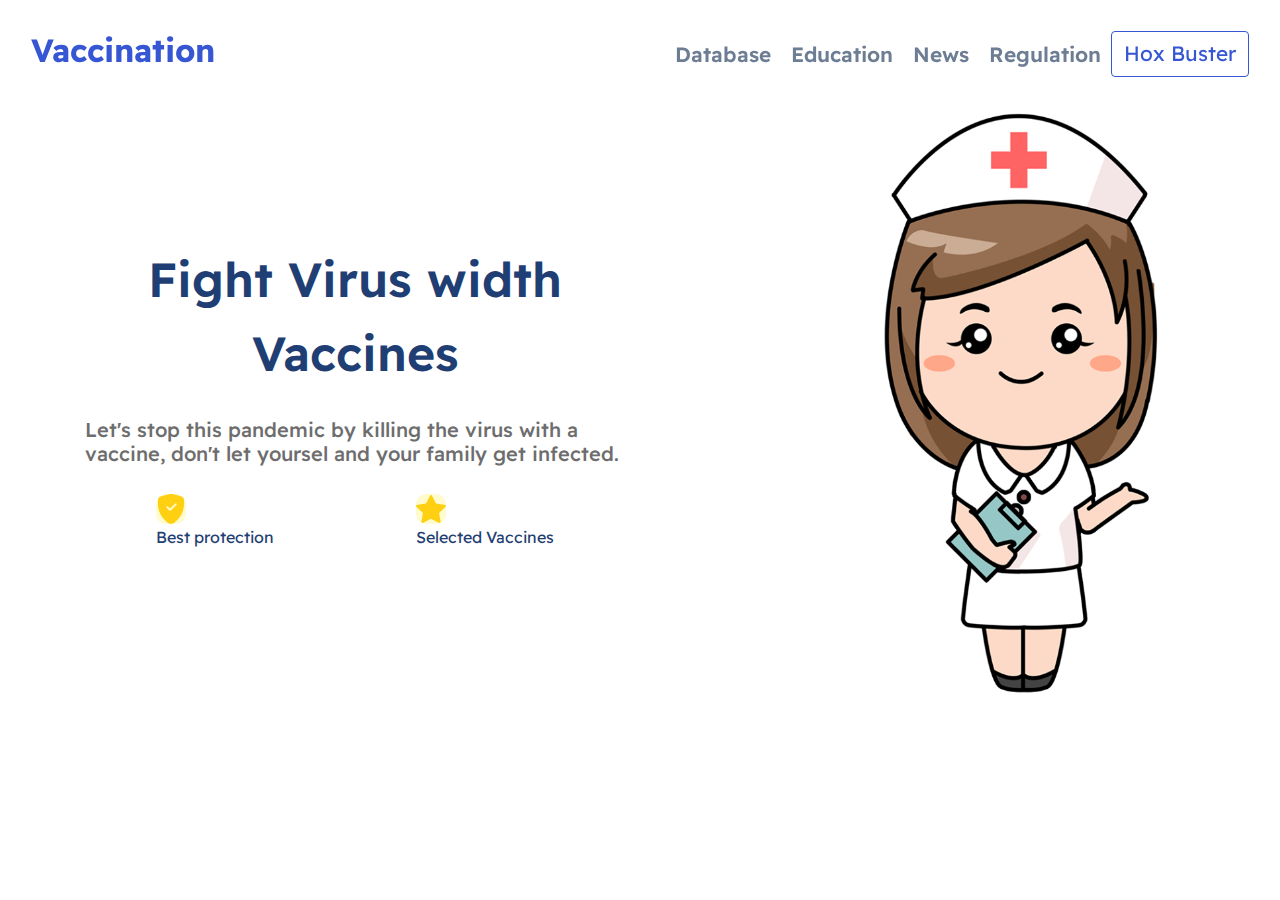
<file: FrontEnd/CSS/Vaccination/index.html>
<!DOCTYPE html>
<html lang="en">
<head>
    <meta charset="UTF-8">
    <meta http-equiv="X-UA-Compatible" content="IE=edge">
    <meta name="viewport" content="width=device-width, initial-scale=1.0">
    <!-- Styles -->
    <link rel="preconnect" href="https://fonts.googleapis.com">
    <link rel="preconnect" href="https://fonts.gstatic.com" crossorigin>
    <link href="https://fonts.googleapis.com/css2?family=Readex+Pro&display=swap" rel="stylesheet"> 
    <link href="css/bootstrap.css" rel="stylesheet">
    <link href="css/fontawesome-all.css" rel="stylesheet">
    <link href="css/styles.css" rel="stylesheet">
    <link rel="stylesheet" href="css/vaccination.css">

    <!-- Title -->
	<title>Vaccination</title>
    <link rel="shortcut icon" href="images/vaccination.png"> 
</head>
<body>
    <nav  class="navbar navbar-expand-lg navbar-dark fixed-top">
        <div class="container">
               <div class="navbar-collapse offcanvas-collapse" id="navbarsExampleDefault">
                <a class="navbar-brand"><h2 class="titulo">Vaccination</h2></a>
                <ul class="navbar-nav ml-auto">
                    <li class="nav-item">
                        <a class="nav-link page-scroll" href="#acerca">Database<span class="sr-only">(current)</span></a>
                    </li>
                    <li class="nav-item">
                        <a class="nav-link page-scroll" href="#experiencia">Education</a>
                    </li>
                    <li class="nav-item">
                        <a class="nav-link page-scroll" href="#educacion">News</a>
                    </li>
                    <li class="nav-item">
                        <a class="nav-link page-scroll" href="#proyecto">Regulation</a>
                    </li>
                </ul>
                <form class="d-flex">
                    <button class="btn btn-outline-primary" type="submit">Hox Buster</button>
                </form>
            </div> <!-- end of navbar-collapse -->
        </div> <!-- end of container -->
    </nav>
    <br><br><br>
    <!--Header-->
    <header id="header">
        <div class="container header">
            <div class="row">
                <div class="col-lg-6">
                    <div class="text-container">
                        <h1 class="h1-large">Fight Virus width Vaccines</h1>
                        <h5 class="h5">Let's stop this pandemic by killing the virus with a vaccine, don't let yoursel and your family get infected.</h5>
                    </div> <!-- end of text-container -->
                </div> <!-- end of col -->
                <div class="col-lg-6">
                    <div class="text-container">
                    </div> <!-- end of text-container -->
                    <br><br><br><br><br> 
                </div> <!-- end of col -->
            </div> <!-- end of row -->
            <div class="row">
                <div class="col-lg-6">
                    <div class="d-flex justify-content-around">
                        <!-- GITHUB -->
                        <a href="https://github.com/AndrewCervantes" target="blank">
                            <svg xmlns="http://www.w3.org/2000/svg" width="30" height="30" fill="currentColor" class="bi bi-shield-fill-check iconos" viewBox="0 0 16 16">
                                <path fill-rule="evenodd" d="M8 0c-.69 0-1.843.265-2.928.56-1.11.3-2.229.655-2.887.87a1.54 1.54 0 0 0-1.044 1.262c-.596 4.477.787 7.795 2.465 9.99a11.777 11.777 0 0 0 2.517 2.453c.386.273.744.482 1.048.625.28.132.581.24.829.24s.548-.108.829-.24a7.159 7.159 0 0 0 1.048-.625 11.775 11.775 0 0 0 2.517-2.453c1.678-2.195 3.061-5.513 2.465-9.99a1.541 1.541 0 0 0-1.044-1.263 62.467 62.467 0 0 0-2.887-.87C9.843.266 8.69 0 8 0zm2.146 5.146a.5.5 0 0 1 .708.708l-3 3a.5.5 0 0 1-.708 0l-1.5-1.5a.5.5 0 1 1 .708-.708L7.5 7.793l2.646-2.647z"/>
                              </svg>
                              <p style="color: #1f3e72;">Best protection</p>
                        </a>

                        <!-- CV -->
                        <a  href="/files/CV - CERVANTES.pdf" target="blank">
                            <svg xmlns="http://www.w3.org/2000/svg" width="30" height="30" fill="currentColor" class="bi bi-star-fill iconos" viewBox="0 0 16 16">
                                <path d="M3.612 15.443c-.386.198-.824-.149-.746-.592l.83-4.73L.173 6.765c-.329-.314-.158-.888.283-.95l4.898-.696L7.538.792c.197-.39.73-.39.927 0l2.184 4.327 4.898.696c.441.062.612.636.282.95l-3.522 3.356.83 4.73c.078.443-.36.79-.746.592L8 13.187l-4.389 2.256z"/>
                              </svg>
                              <p style="color: #1f3e72;">Selected Vaccines</p>
                            
                        </a>
                    </div>
                </div>

                <div class="col-lg-6">
                </div>
            </div>
        </div> <!-- end of container -->
    </header> <!-- end of header -->
    <!-- end of header -->
    
</body>
</html>
</file>
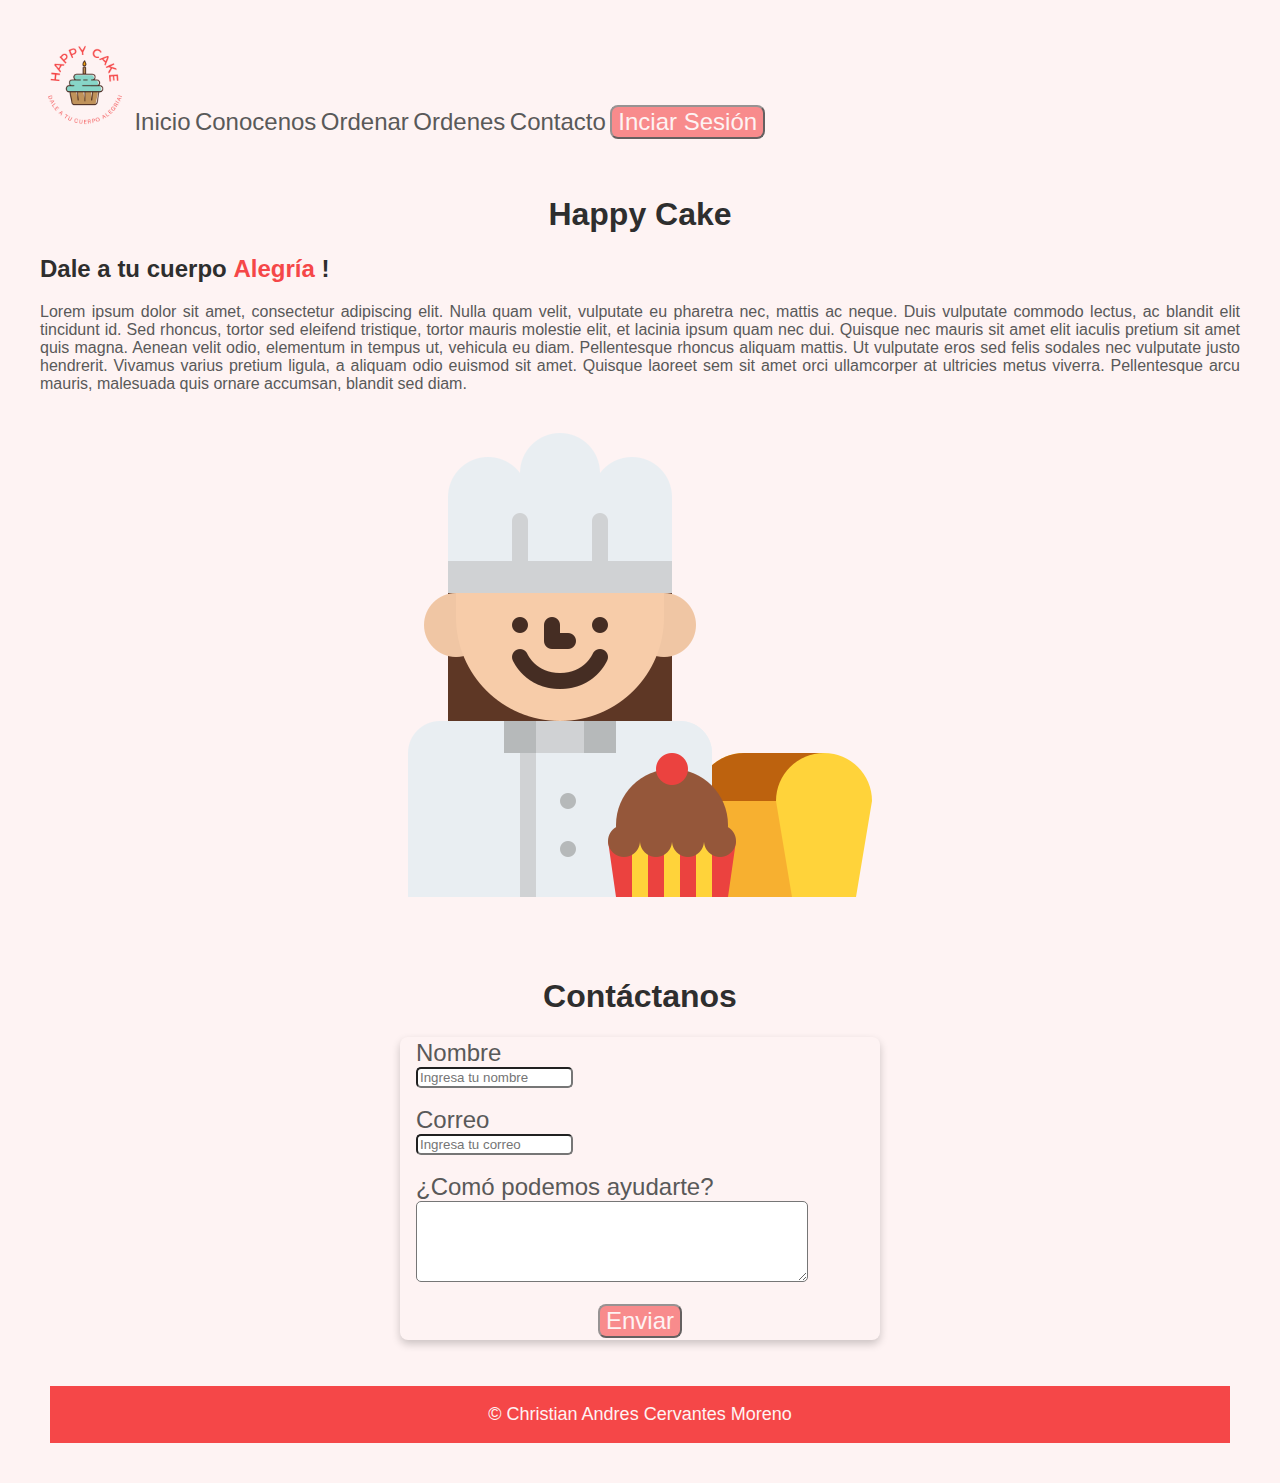
<file: FrontEnd/HTML/HappyCake/index.html>
<!DOCTYPE html>
<html lang="en">
<head>
    <meta charset="UTF-8">
    <meta http-equiv="X-UA-Compatible" content="IE=edge">
    <meta name="viewport" content="width=device-width, initial-scale=1.0">
    <title>Happy cake</title>
    <link rel="stylesheet" href="css/style.css">
    <link rel="shortcut icon" href="assets/img/cake.png"> 
</head>
<body>
    <!-- HEADER --->
    <header>
        <nav>
            <div>
                <img class="logo" src="./assets/img/cake.png" alt="Happy Cake">
                    <a href="#inicio"> Inicio</a>
                    <a href="#conocenos"> Conocenos</a>
                    <a href="ordenar.html">Ordenar</a>
                    <a href="ordenes.html">Ordenes</a>
                    <a href="#contacto">Contacto</a>
                    <button>Inciar Sesión</button>
            </div>
        </nav>
    </header>
    <br><br>
    
    <!-- CONOCENOS --->
    <div id="conocenos">
        <h1 class="conocenos">Happy Cake</h1>
        <h2 class="subtitulo">Dale a tu cuerpo <b>Alegría</b> !</h2>
        <p>
            Lorem ipsum dolor sit amet, consectetur adipiscing elit. Nulla quam velit, vulputate eu pharetra nec, mattis ac neque. Duis vulputate commodo lectus, ac blandit elit tincidunt id. Sed rhoncus, tortor sed eleifend tristique, tortor mauris molestie elit, et lacinia ipsum quam nec dui. Quisque nec mauris sit amet elit iaculis pretium sit amet quis magna. Aenean velit odio, elementum in tempus ut, vehicula eu diam. Pellentesque rhoncus aliquam mattis. Ut vulputate eros sed felis sodales nec vulputate justo hendrerit. Vivamus varius pretium ligula, a aliquam odio euismod sit amet. Quisque laoreet sem sit amet orci ullamcorper at ultricies metus viverra. Pellentesque arcu mauris, malesuada quis ornare accumsan, blandit sed diam.
        </p>
        <div class="imagen">
            <img src="./assets/img/panadero.png" alt="Panadero">
        </div>
    </div>
    <br><br>


    <!-- CONTACTANOS --->
    <h1 class="conocenos"> Contáctanos</h1>
    <div id="contacto" class="contactanos">
        <div class="card">
            <div class="container">
                <form action="">
                    <!-- Nombre --->
                    <label for="nombre" class="datos">Nombre</label><br>
                    <input type="text" name="nombre" id="nombre" placeholder="Ingresa tu nombre"><br><br>
        
                    <!-- Correo -->
                    <label for="correo" class="datos">Correo</label><br>
                    <input type="email" name="correo" id="correo" placeholder="Ingresa tu correo"><br><br>
        
                    <!-- Comentario -->
                    <label for="correo" class="datos">¿Comó podemos ayudarte?</label><br>
                    <textarea type="message" name="message" rows="5" cols="50"></textarea><br><br>
                    <div class="enviar">  
                        <button>Enviar</button>
                    </div>
                </form>
            </div>
        </div>
    </div>
    <br><br>
    <!-- FOOTER --->
    <footer>
        <p class="footer">© Christian Andres Cervantes Moreno</p>
    </footer>

</body>
</html>
</file>
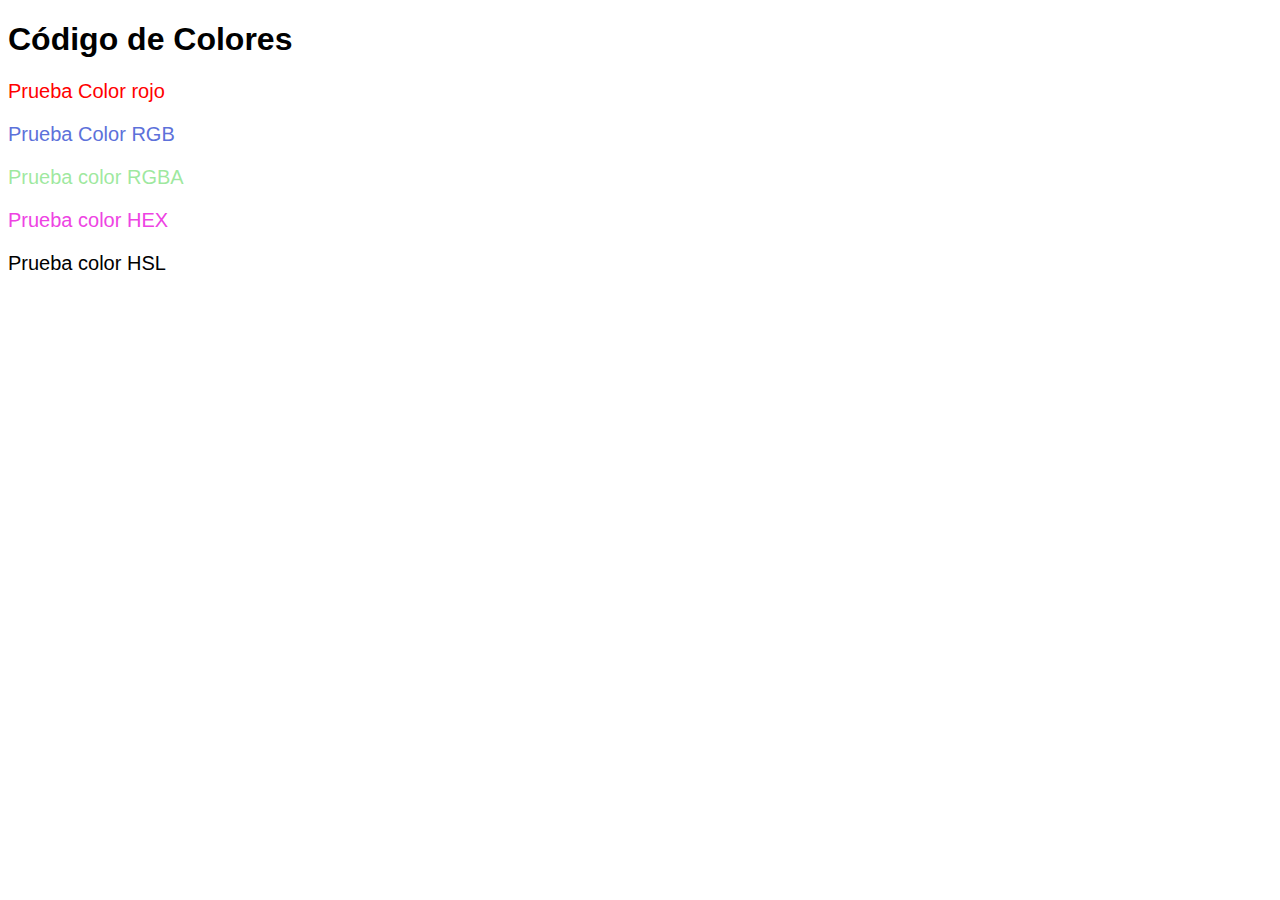
<file: FrontEnd/CSS/01_Colores.html>
<!DOCTYPE html>
<html lang="en">
<head>
    <meta charset="UTF-8">
    <meta http-equiv="X-UA-Compatible" content="IE=edge">
    <meta name="viewport" content="width=device-width, initial-scale=1.0">
    <title>Colores CSS</title>
    <!--Link que tipo de documento voy a agregar-->
    <link rel="stylesheet" href="./01_Colores.css">
</head>
<body>
    <h1>Código de Colores</h1>
    
    <p class="colorRojo">Prueba Color rojo</p>
    <p class="colorRGB">Prueba Color RGB</p><!--Red, Green, Blue-->
    <p class="colorRGBA">Prueba color RGBA</p><!--Red, Green, Blue, Opacidad o transferencia-->
    <p class="colorHEX">Prueba color HEX</p><!--Hexadecimal-->
    <p class="colorHSL">Prueba color HSL</p> <!-- Hug, Saturation, Lightness-->
</body>
</html>
</file>
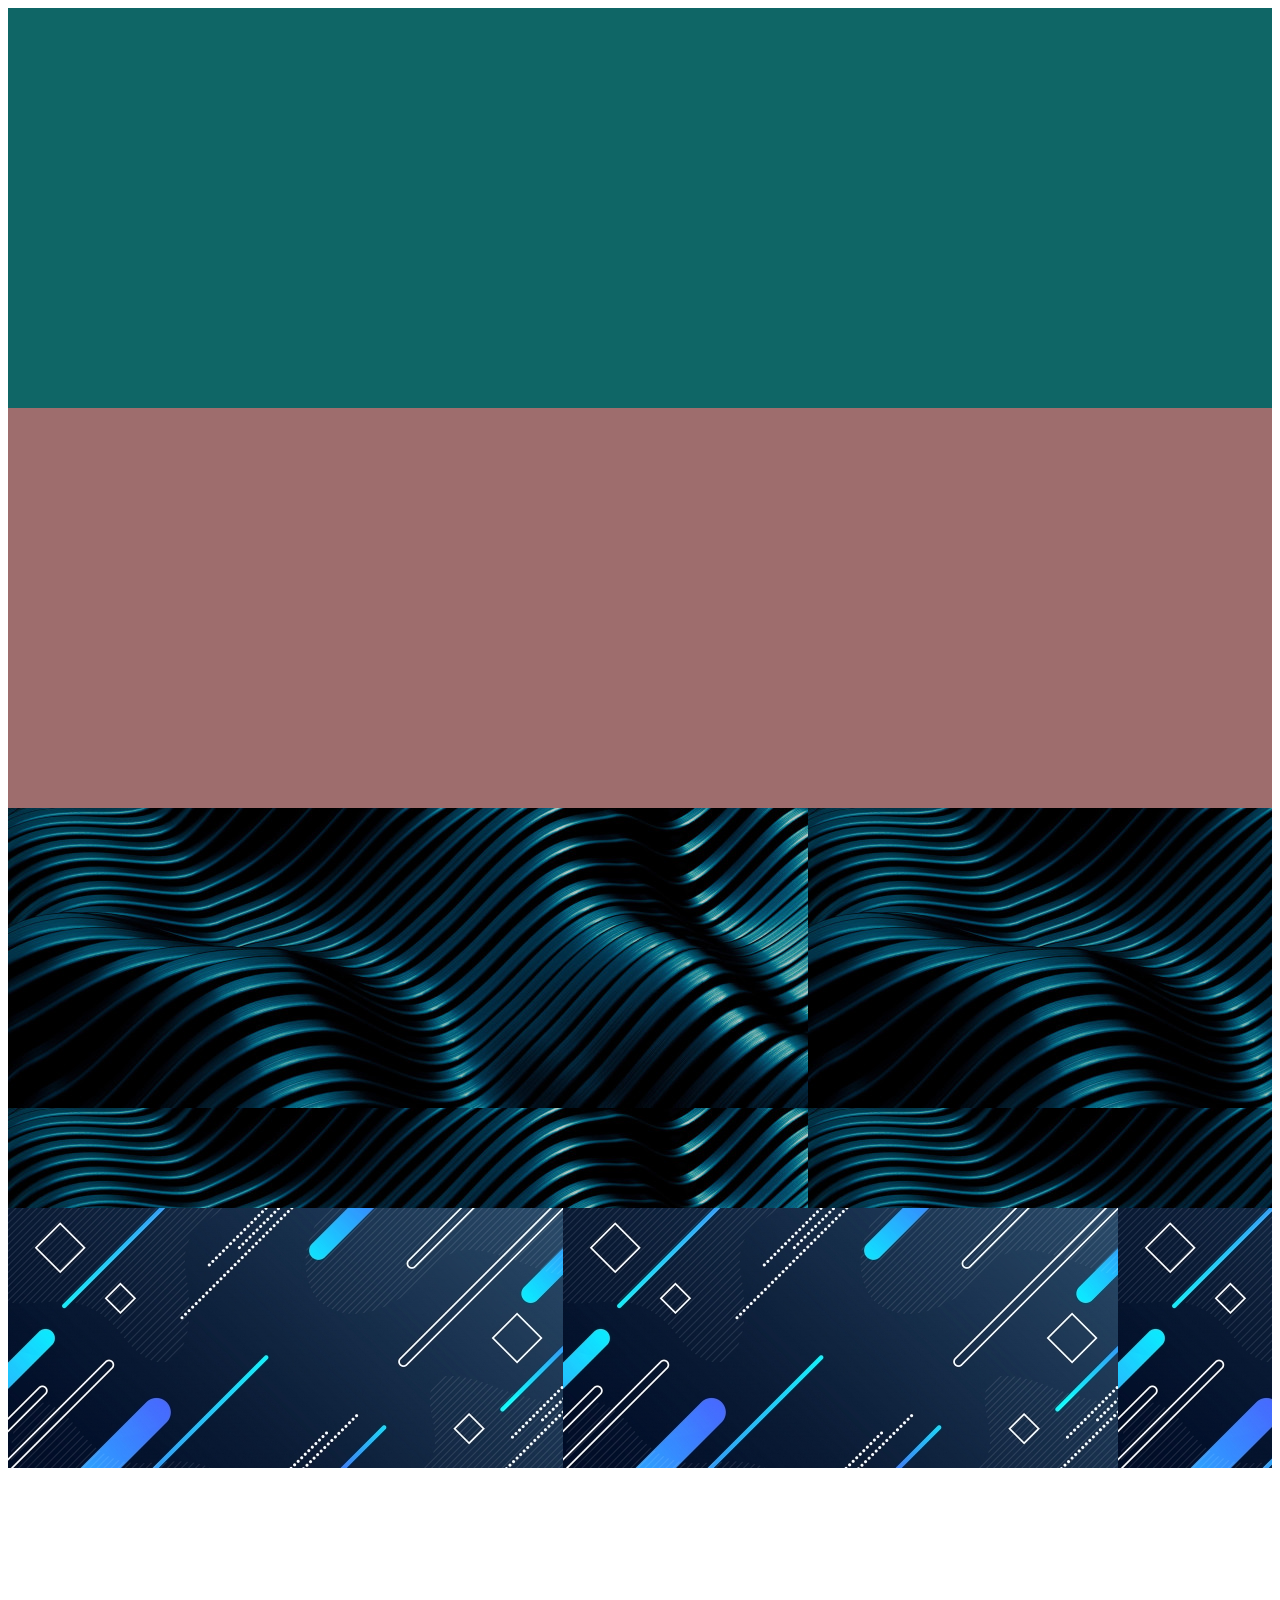
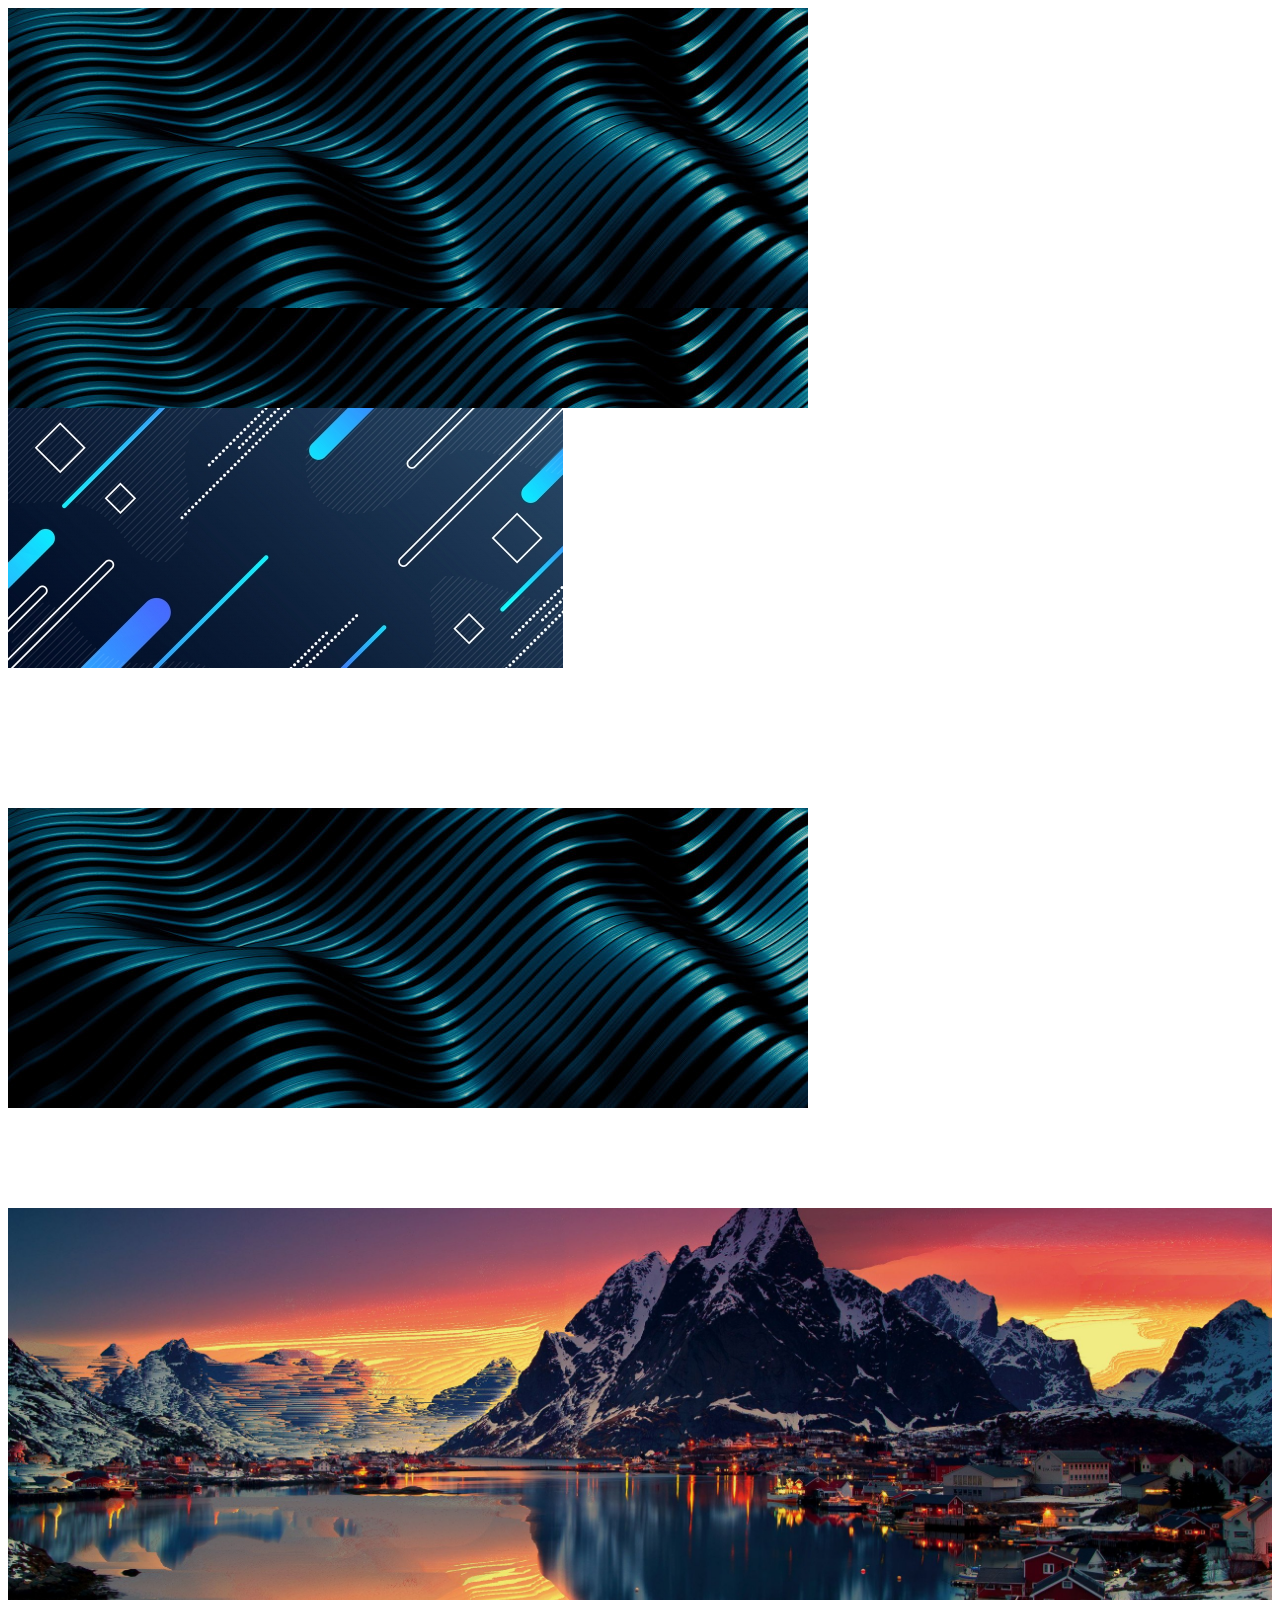
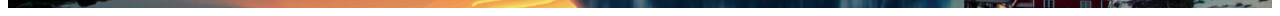
<file: FrontEnd/CSS/02_Fondos.html>
<!DOCTYPE html>
<html lang="en">
<head>
    <meta charset="UTF-8">
    <meta http-equiv="X-UA-Compatible" content="IE=edge">
    <meta name="viewport" content="width=device-width, initial-scale=1.0">
    <title>Fondos</title>
    <link rel="stylesheet" href="./02_Fondos.css">
</head>
<body>
    <section class="fondoColor"></section>
    <div class="fondoOpacidad"></div>
    <section class="fondoImagen"></section>
    <section class="fondoRepetidoX"></section>
    <section class="fondoRepetidoY"></section>
    <section class="fondoNoRepetido"></section>
    <section class="fondoPosicion"></section>
    <section class="fondoCompleto"></section>
    
</body>
</html>
</file>
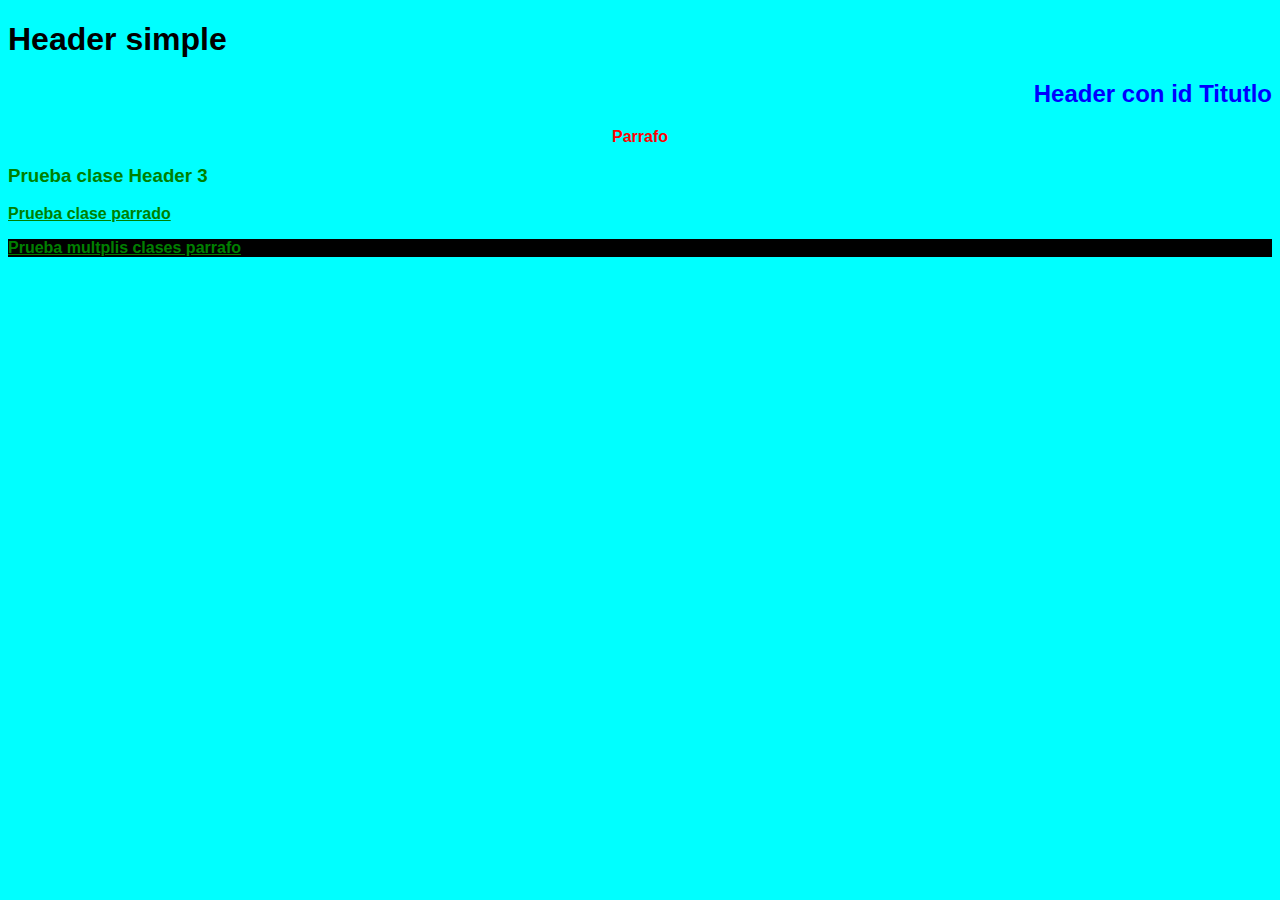
<file: FrontEnd/CSS/selectores.html>
<!DOCTYPE html>
<html lang="en">
<head>
    <meta charset="UTF-8">
    <meta http-equiv="X-UA-Compatible" content="IE=edge">
    <meta name="viewport" content="width=device-width, initial-scale=1.0">
    <title>Selectores</title>
</head>
<style>

    *{
        font-family: Arial, Helvetica, sans-serif;
    }
    body{
        background-color: aqua;
    }
    p{
        color: red;
        text-align: center;
    }

    #titulo{
        color: blue;
        text-align: right;
    }

    .izquierda{
        color: green;
        text-align: left;
    }
    /*Los elementos de html de tipo "p" que tengan la clase "izquierda" */
    p.izquierda{
        text-decoration: underline;
    }
    .contraste {
        background-color: black;
    }
    /* Agrupación de elementos */
    h1, h2, p{
        font-weight: bold;

    }
</style>
<body>
    <h1>Header simple</h1>
    <h2 id="titulo">Header con id Titutlo</h2>
    <p>Parrafo</p>

    <h3 class="izquierda">Prueba clase Header 3</h3>
    <p class="izquierda">Prueba clase parrado</p>
    <p class="izquierda contraste"> Prueba multplis clases parrafo</p>
</body>
</html>
</file>
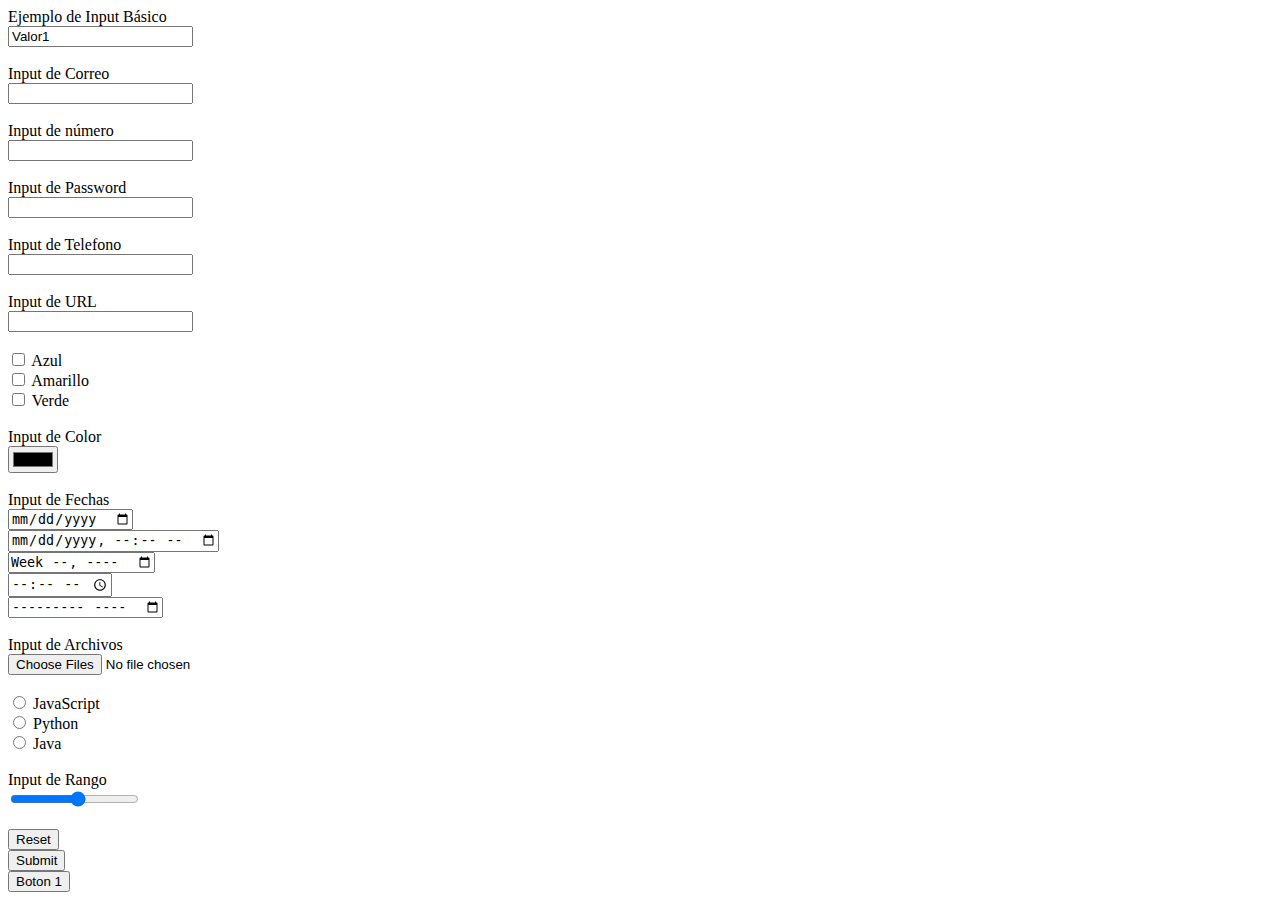
<file: FrontEnd/HTML/practica2.html>
<!--ELEMENTOS Y COMPUESTOS -->

<!DOCTYPE html>
<html lang="en">
<head>
    <meta charset="UTF-8">
    <meta http-equiv="X-UA-Compatible" content="IE=edge">
    <meta name="viewport" content="width=device-width, initial-scale=1.0">
    <title>Document</title>
</head>
<body>
    <!--Label for Inputs-->
   <label for="Input1">Ejemplo de Input Básico</label><br> 
    <!--Entradas / Inputs-->
    <input type="text" name="Input1" id="Input1" value="Valor1"><br><br>


    <!--Tipo de Inputs-->
    <!-- Correo -->
    <label for="correo1">Input de Correo</label><br>
    <input type="email" name="correo1" id="correo1"><br><br>

    <!-- Numero -->
    <label for="numero1">Input de número</label><br>
    <input type="number" name="numero1" id="numero1"><br><br>

    <!-- Password -->
    <label for="psw1">Input de Password</label><br>
    <input type="password" name="psw1" id="psw1" minlength="8"><br><br>

    <!-- Telefono -->
    <label for="tel1">Input de Telefono</label><br>
    <input type="tel" name="tel1" id="tel1" maxlength="10"><br><br>

    <!-- URL -->
    <label for="url1">Input de URL</label><br>
    <input type="url" name="url1" id="url1" maxlength="10"><br><br>

    <!-- Tipos checkbox -->
    <input type="checkbox" name="color1" id="color1">
    <label for="color1">Azul</label><br>
    <input type="checkbox" name="color2" id="color2">
    <label for="color2">Amarillo</label><br>
    <input type="checkbox" name="color3" id="color3">
    <label for="color3">Verde</label><br><br>

    <!-- Tipo de color -->
    <label for="colorN">Input de Color</label><br>
    <input type="color" name="colorN" id="colorN"><br><br>

    <!-- Tipo de Fechas -->
    <label for="fecha1">Input de Fechas</label><br>
    <input type="date" name="fecha1" id="fecha1"><br>
    <input type="datetime-local" name="fecha2" id="fecha2"><br>
    <input type="week" name="fecha3" id="fecha3"><br>
    <input type="time" name="fecha4" id="fecha4"><br>
    <input type="month" name="fecha5" id="fecha5"><br><br>

    <!-- Tipo de Archivos -->
    <label for="file1">Input de Archivos</label><br>
    <input type="file" name="file1" id="file1" multiple><br><br> <!--multiple es un atributo que nos permite subir más de un archivos.-->

    <!-- Tipo de Radiobutton -->
    <input type="radio" name="programacion" id="JavaScript" multiple>
    <label for="JavaScript">JavaScript</label><br>
    <input type="radio" name="programacion" id="python" multiple>
    <label for="python">Python</label><br>
    <input type="radio" name="programacion" id="java" multiple>
    <label for="java">Java</label><br><br>

    <!-- Tipo de rango -->
    <label for="vol">Input de Rango</label><br>
    <input type="range" name="vol" id="vol" min="0" max="15"><br><br>

    <input type="reset"><br><!--Limpiar dato-->
    <input type="submit"><br><!--enviar o mandar a llamar al metodo para le fomrulario -->

    <input type="button" name="btn1" id="bt1" value="Boton 1" onclick="alert('Hola Mundo')">

    

</body>
</html>
</file>
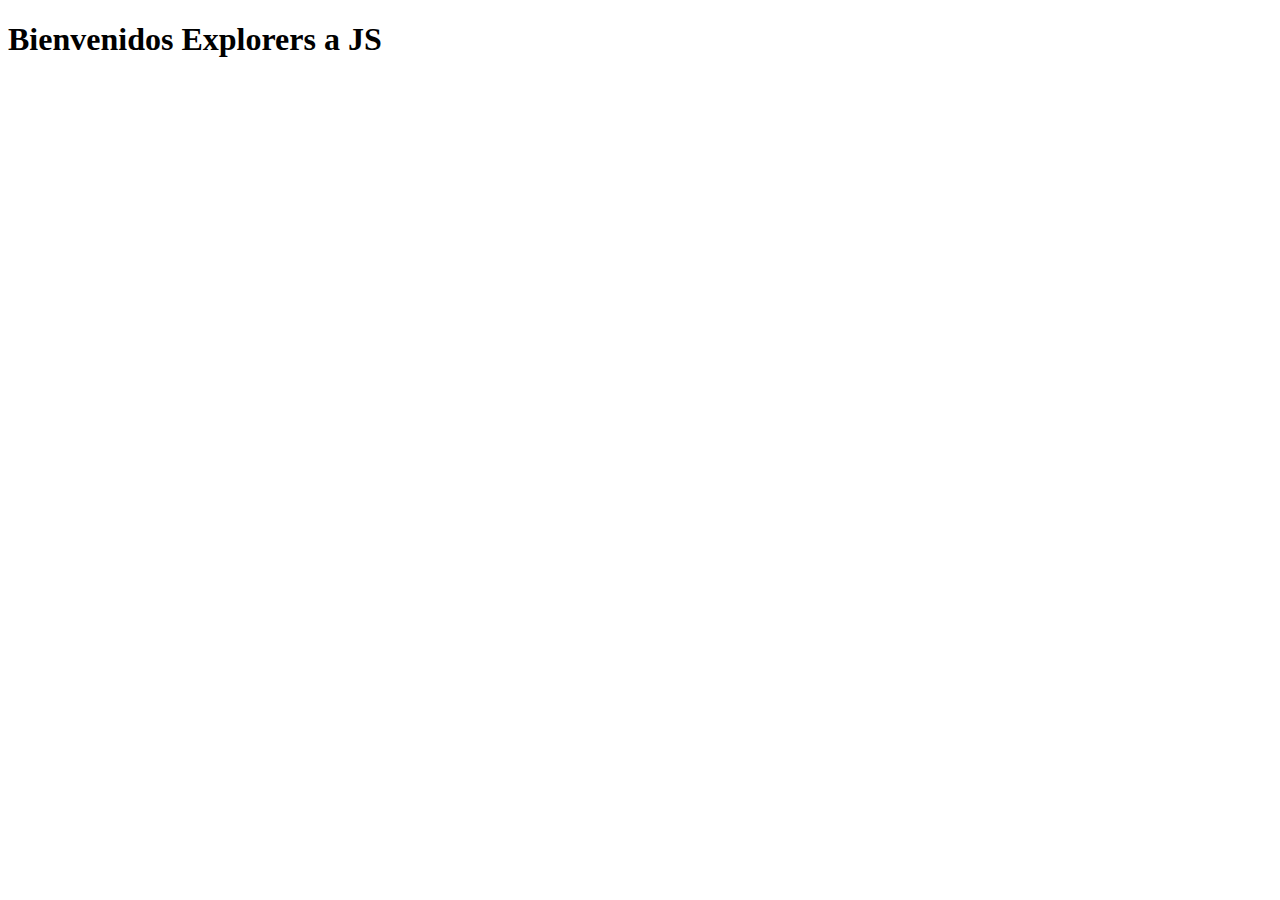
<file: FrontEnd/JS/intro.html>
<!DOCTYPE html>
<html lang="en">
<head>
    <meta charset="UTF-8">
    <meta http-equiv="X-UA-Compatible" content="IE=edge">
    <meta name="viewport" content="width=device-width, initial-scale=1.0">
    <title>Intro JS</title>
    <script src="./intro.js"></script>
</head>
<body>
    <h1>Bienvenidos Explorers a JS</h1>
</body>
</html>
</file>
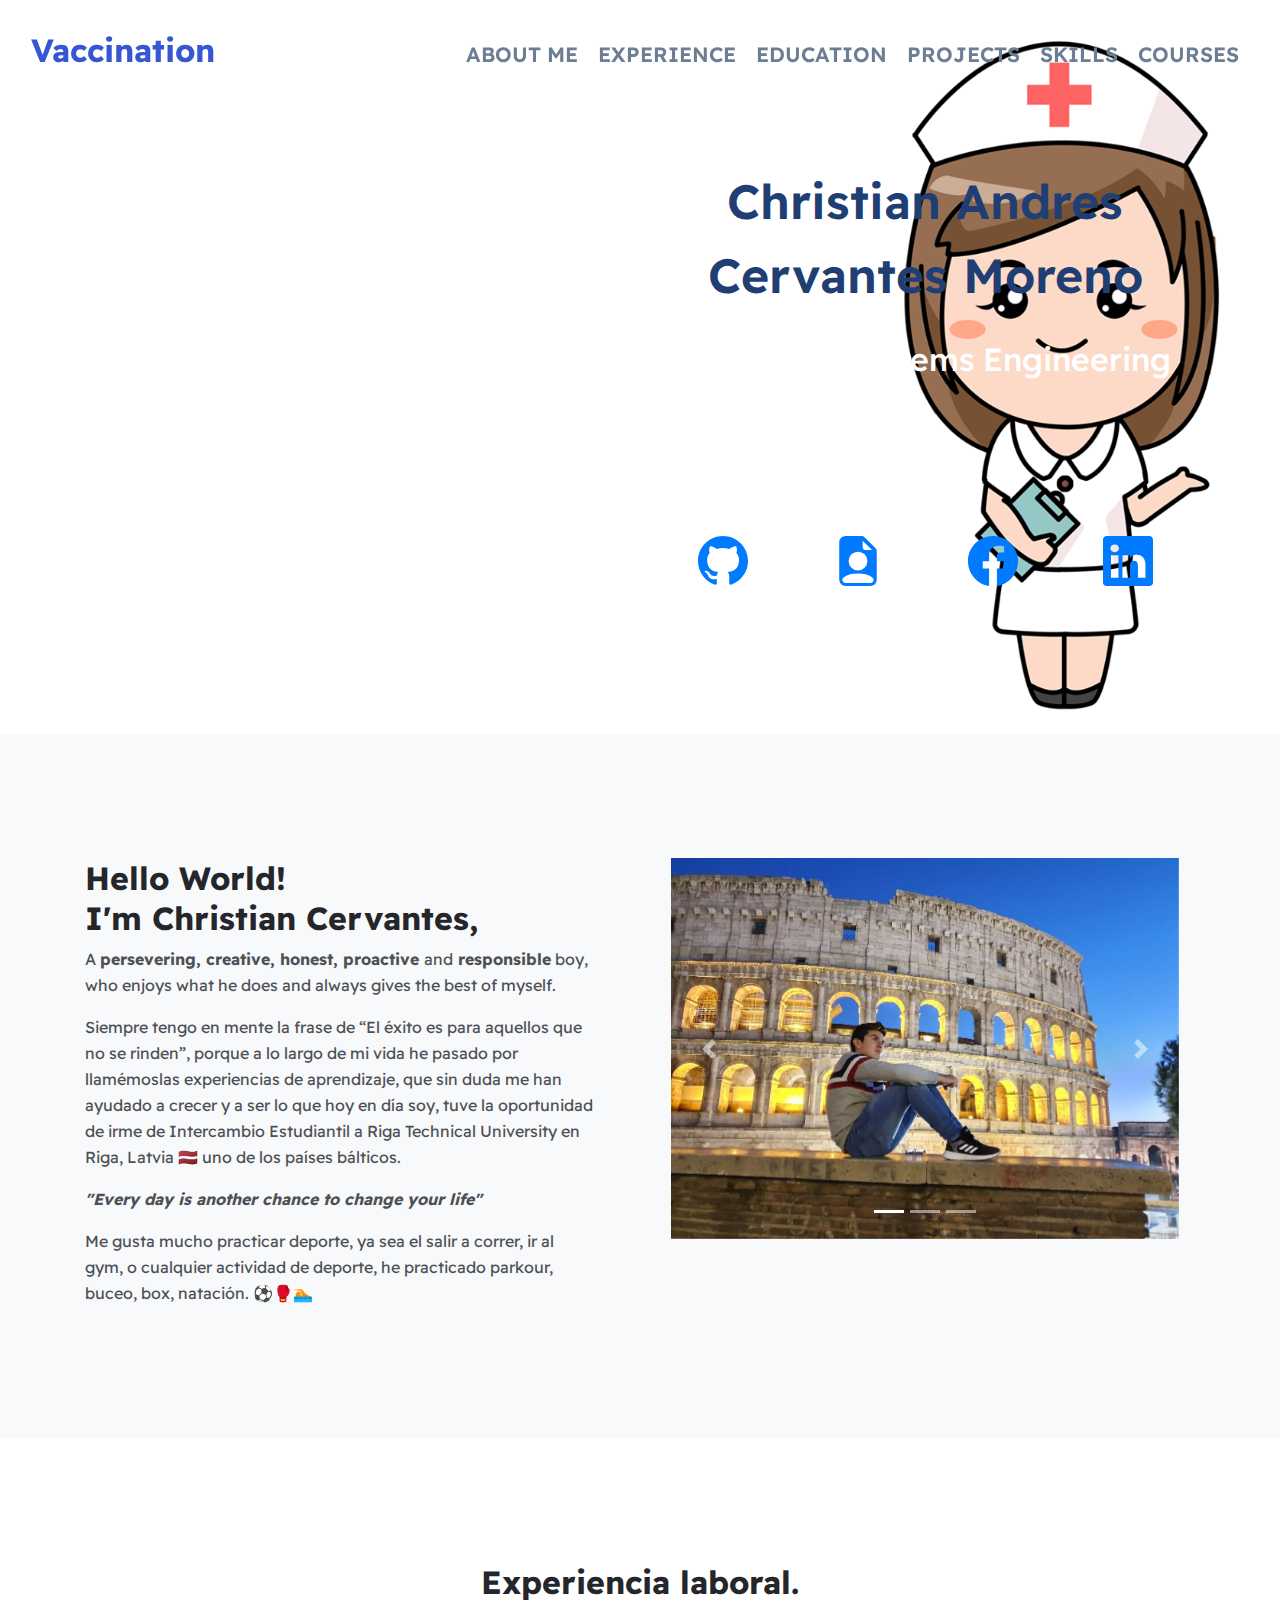
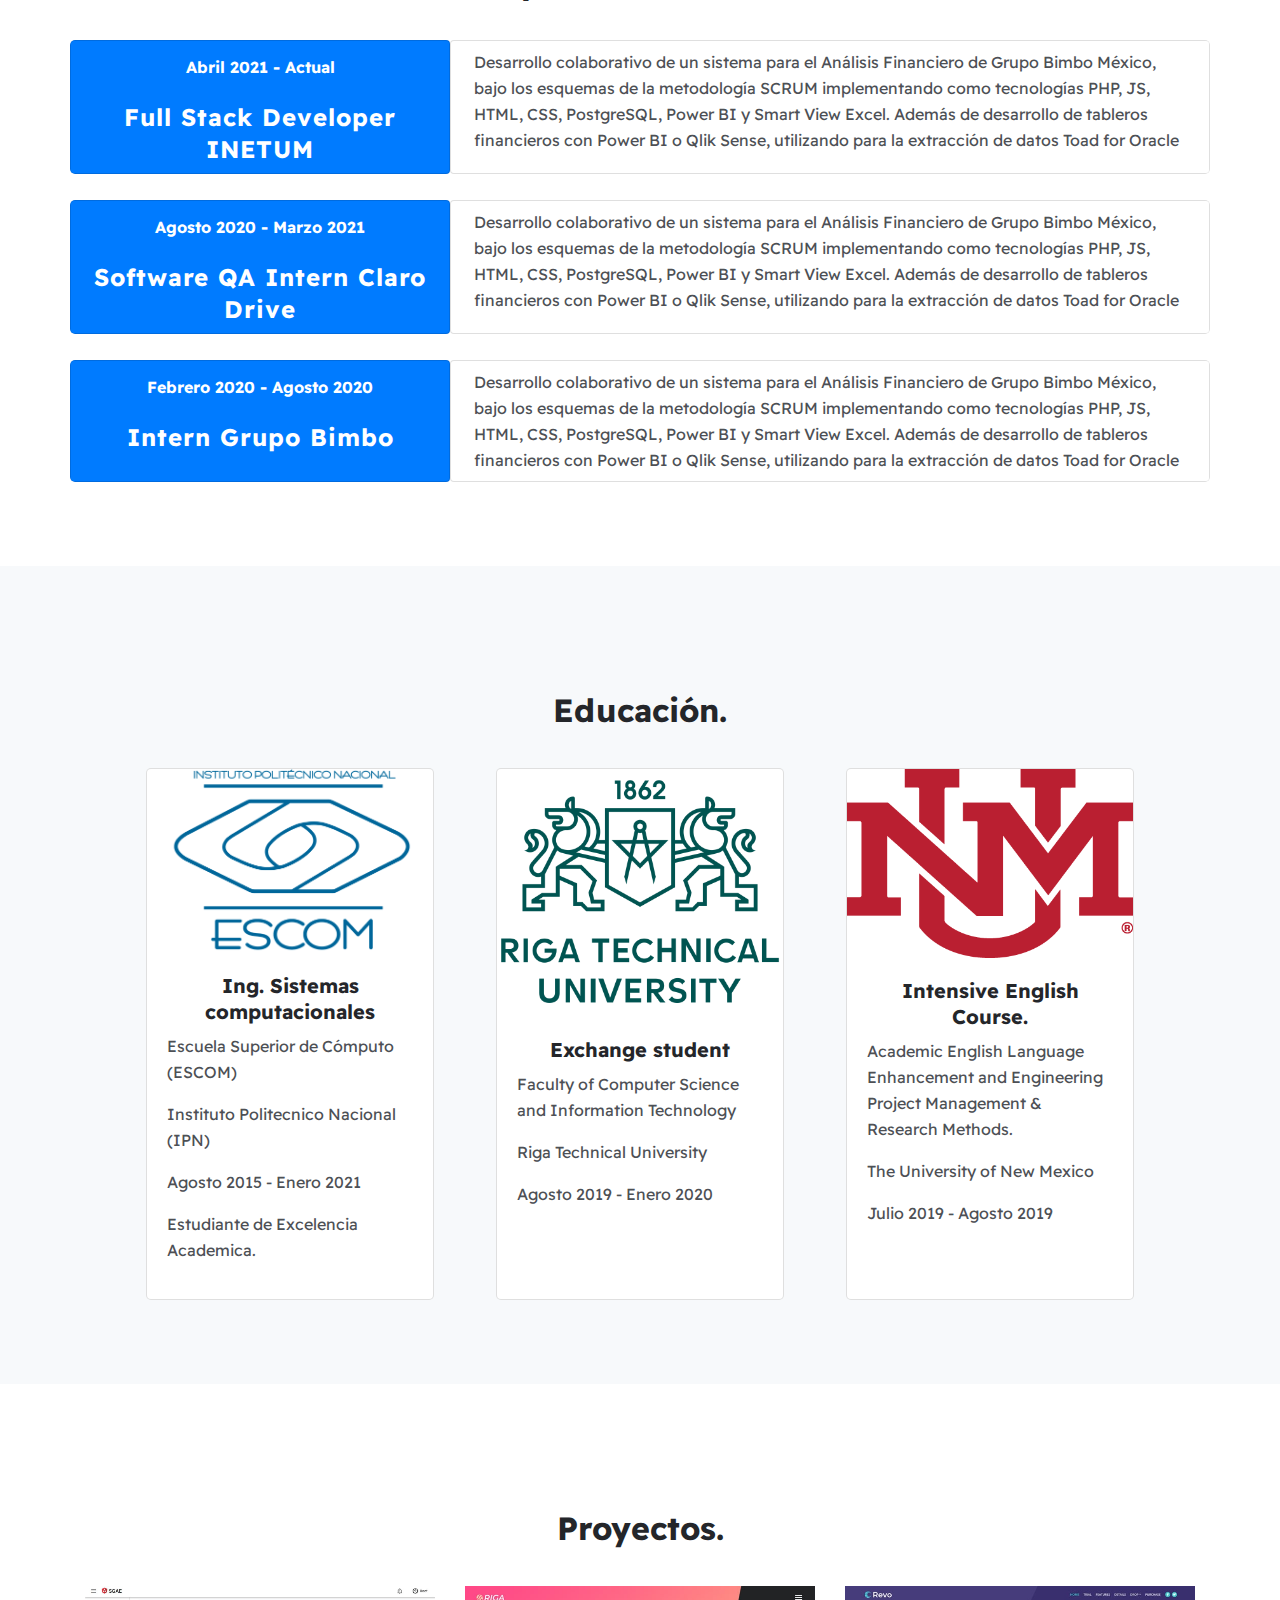
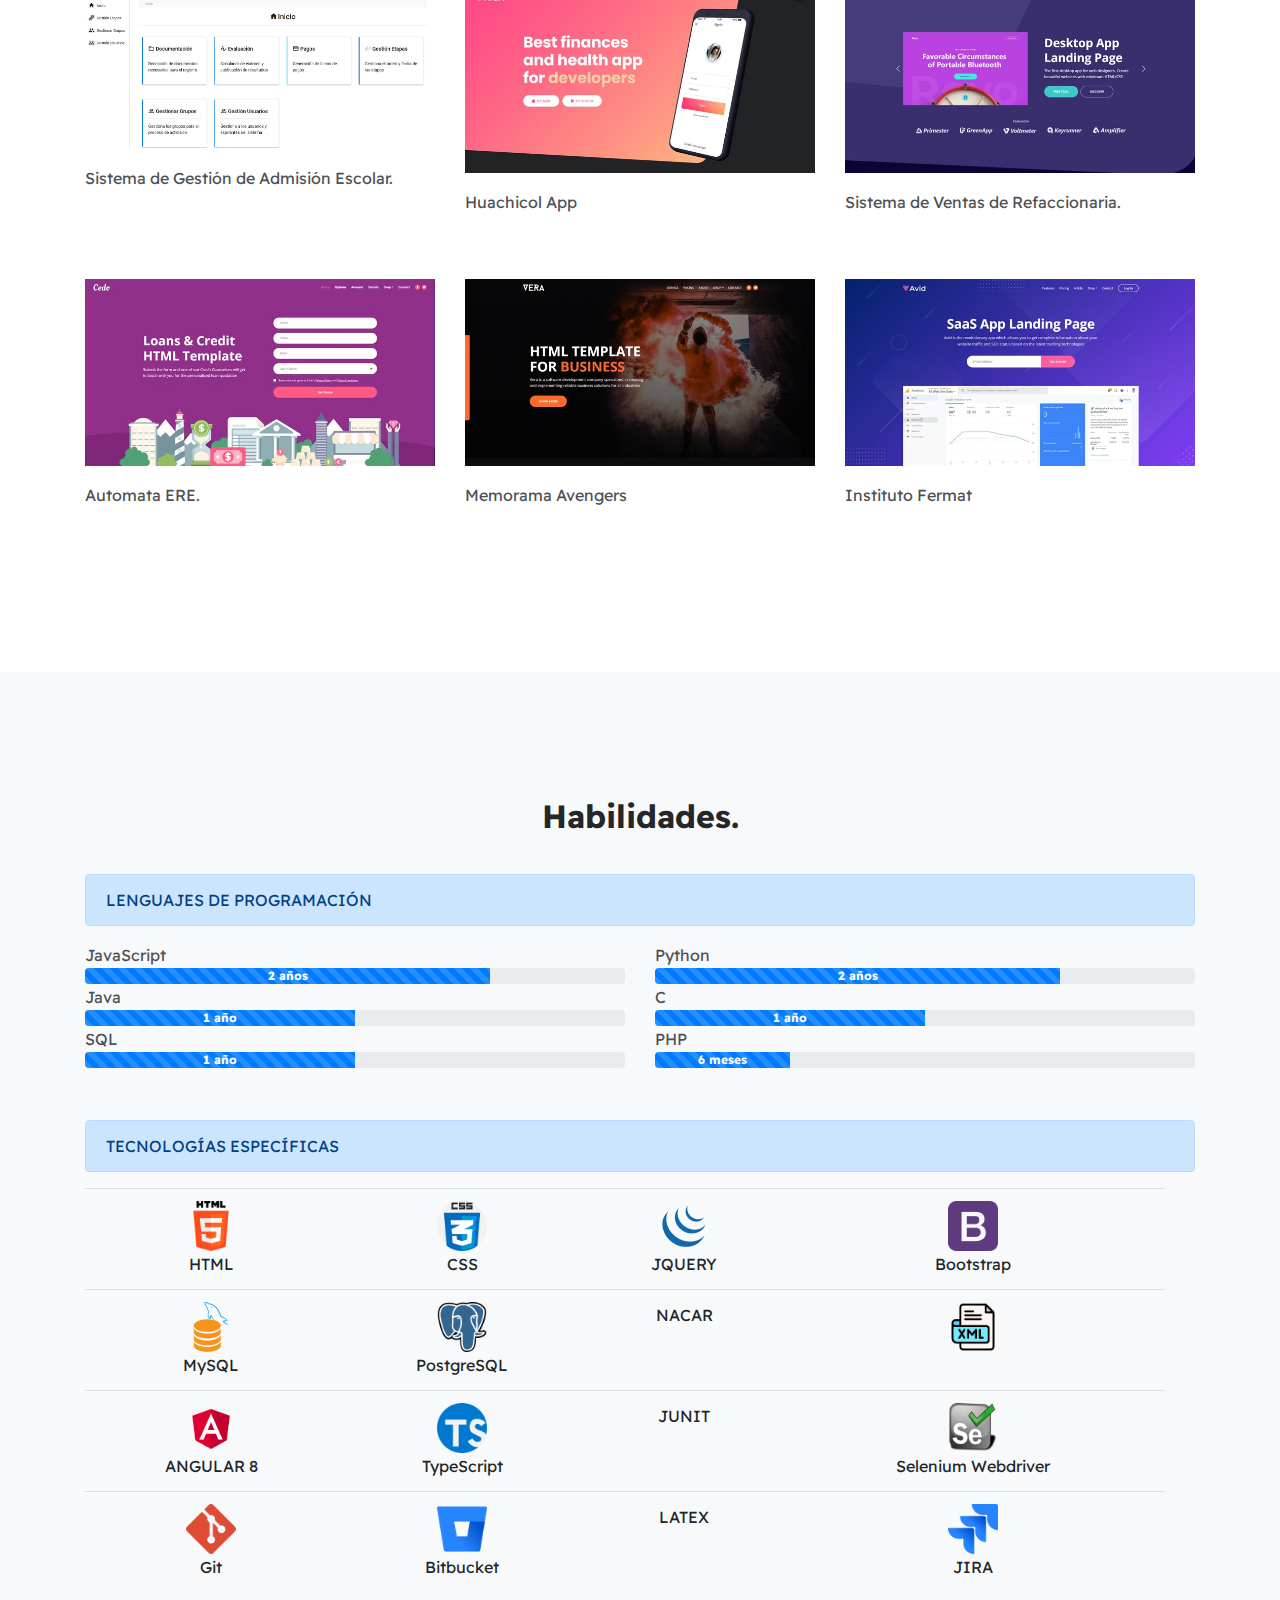
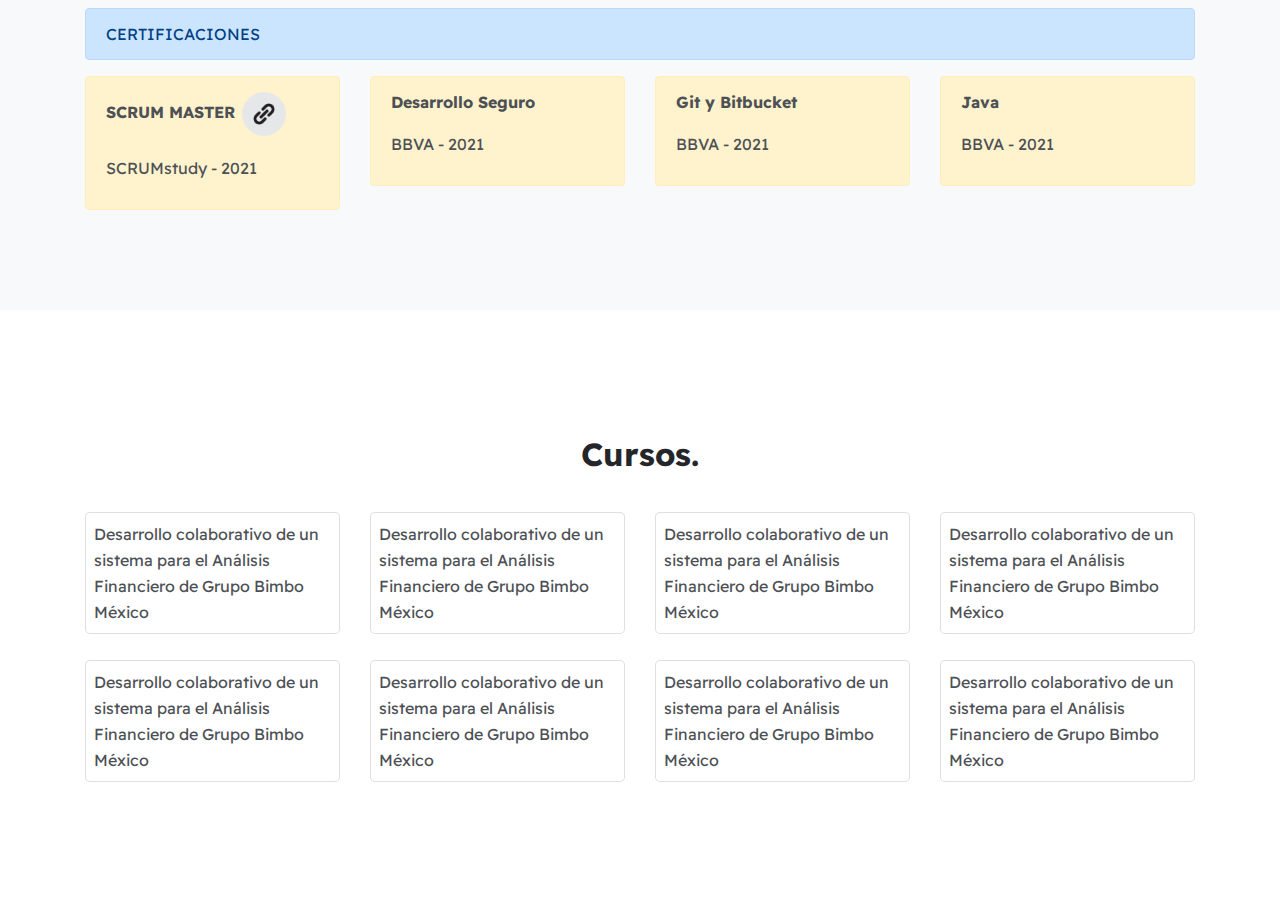
<file: FrontEnd/CSS/Vaccination/resume.html>
<!DOCTYPE html>
<html lang="en">
	<head>
		<!-- Styles -->
    	<link rel="preconnect" href="https://fonts.googleapis.com">
        <link rel="preconnect" href="https://fonts.gstatic.com" crossorigin>
        <link href="https://fonts.googleapis.com/css2?family=Readex+Pro&display=swap" rel="stylesheet"> 
    	<link href="css/bootstrap.css" rel="stylesheet">
    	<link href="css/fontawesome-all.css" rel="stylesheet">
		<link href="css/styles.css" rel="stylesheet">
        <link rel="stylesheet" href="css/vaccination.css">

		<!-- Title -->
		<title>Vaccination</title>
        <link rel="shortcut icon" href="images/thor.png"> 

	</head>

	<body data-spy="scroll" data-target = ".fixed-top">
		<nav  class="navbar navbar-expand-lg navbar-dark fixed-top">
			<div class="container">
           		<div class="navbar-collapse offcanvas-collapse" id="navbarsExampleDefault">
                    <a class="navbar-brand"><h2 class="titulo">Vaccination</h2></a>
                	<ul class="navbar-nav ml-auto">
                    	<li class="nav-item">
                        	<a class="nav-link page-scroll" href="#acerca">ABOUT ME<span class="sr-only">(current)</span></a>
                    	</li>
                    	<li class="nav-item">
                        	<a class="nav-link page-scroll" href="#experiencia">EXPERIENCE</a>
                    	</li>
                    	<li class="nav-item">
                        	<a class="nav-link page-scroll" href="#educacion">EDUCATION</a>
                    	</li>
                    	<li class="nav-item">
                        	<a class="nav-link page-scroll" href="#proyecto">PROJECTS</a>
                    	</li>
                    	<li class="nav-item">
                        	<a class="nav-link page-scroll" href="#habilidad">SKILLS</a>
                    	</li>
                        <li class="nav-item">
                            <a class="nav-link page-scroll" href="#curso">COURSES</a>
                        </li>
                	</ul>
            	</div> <!-- end of navbar-collapse -->
        	</div> <!-- end of container -->
		</nav>
		<!-- Header -->
        <header id="header" class="header">
            <div class="container">
                <div class="row">
                    <div class="col-lg-6">
                    </div> <!-- end of col -->
                    <div class="col-lg-6">
                        <div class="text-container">
                            <h1 class="h1-large">Christian Andres Cervantes Moreno</h1>
                            <h2 class="h2">Computer Systems Engineering</h2>
                        </div> <!-- end of text-container -->
                        <br><br><br><br><br> 
                    </div> <!-- end of col -->
                </div> <!-- end of row -->
                <div class="row">
                    <div class="col-lg-6">
                    </div>

                    <div class="col-lg-6">
                        <div class="d-flex justify-content-around">
                            <!-- GITHUB -->
                            <a class="a-iconos" href="https://github.com/AndrewCervantes" target="blank">
                                <svg xmlns="svg/github.svg" width="50" height="50" fill="currentColor" class="bi bi-github" viewBox="0 0 16 16">
                                    <path d="M8 0C3.58 0 0 3.58 0 8c0 3.54 2.29 6.53 5.47 7.59.4.07.55-.17.55-.38 0-.19-.01-.82-.01-1.49-2.01.37-2.53-.49-2.69-.94-.09-.23-.48-.94-.82-1.13-.28-.15-.68-.52-.01-.53.63-.01 1.08.58 1.23.82.72 1.21 1.87.87 2.33.66.07-.52.28-.87.51-1.07-1.78-.2-3.64-.89-3.64-3.95 0-.87.31-1.59.82-2.15-.08-.2-.36-1.02.08-2.12 0 0 .67-.21 2.2.82.64-.18 1.32-.27 2-.27.68 0 1.36.09 2 .27 1.53-1.04 2.2-.82 2.2-.82.44 1.1.16 1.92.08 2.12.51.56.82 1.27.82 2.15 0 3.07-1.87 3.75-3.65 3.95.29.25.54.73.54 1.48 0 1.07-.01 1.93-.01 2.2 0 .21.15.46.55.38A8.012 8.012 0 0 0 16 8c0-4.42-3.58-8-8-8z"/>
                                </svg>
                            </a>

                            <!-- CV -->
                            <a  href="/files/CV - CERVANTES.pdf" target="blank">
                                <svg xmlns="svg/cv.svg" width="50" height="50" fill="currentColor" class="bi bi-file-earmark-person-fill" viewBox="0 0 16 16">
                                    <path d="M9.293 0H4a2 2 0 0 0-2 2v12a2 2 0 0 0 2 2h8a2 2 0 0 0 2-2V4.707A1 1 0 0 0 13.707 4L10 .293A1 1 0 0 0 9.293 0zM9.5 3.5v-2l3 3h-2a1 1 0 0 1-1-1zM11 8a3 3 0 1 1-6 0 3 3 0 0 1 6 0zm2 5.755V14a1 1 0 0 1-1 1H4a1 1 0 0 1-1-1v-.245S4 12 8 12s5 1.755 5 1.755z"/>
                                </svg>
                                
                            </a>

                            <!-- Facebook -->
                            <a href="https://www.facebook.com/andrez.cervantes/" target="blank">
                                <svg xmlns="svg/facebook.svg" width="50" height="50" fill="currentColor" class="bi bi-facebook" viewBox="0 0 16 16">
                                    <path d="M16 8.049c0-4.446-3.582-8.05-8-8.05C3.58 0-.002 3.603-.002 8.05c0 4.017 2.926 7.347 6.75 7.951v-5.625h-2.03V8.05H6.75V6.275c0-2.017 1.195-3.131 3.022-3.131.876 0 1.791.157 1.791.157v1.98h-1.009c-.993 0-1.303.621-1.303 1.258v1.51h2.218l-.354 2.326H9.25V16c3.824-.604 6.75-3.934 6.75-7.951z"/>
                                </svg>
                            </a>

                            <!-- LinkedIn -->
                            <a href="https://www.linkedin.com/in/christian-andres-cervantes-moreno-6970381a3/" target="blank">
                                <svg xmlns="svg/linkedin.svg" width="50" height="50" fill="currentColor" class="bi bi-linkedin" viewBox="0 0 16 16">
                                    <path d="M0 1.146C0 .513.526 0 1.175 0h13.65C15.474 0 16 .513 16 1.146v13.708c0 .633-.526 1.146-1.175 1.146H1.175C.526 16 0 15.487 0 14.854V1.146zm4.943 12.248V6.169H2.542v7.225h2.401zm-1.2-8.212c.837 0 1.358-.554 1.358-1.248-.015-.709-.52-1.248-1.342-1.248-.822 0-1.359.54-1.359 1.248 0 .694.521 1.248 1.327 1.248h.016zm4.908 8.212V9.359c0-.216.016-.432.08-.586.173-.431.568-.878 1.232-.878.869 0 1.216.662 1.216 1.634v3.865h2.401V9.25c0-2.22-1.184-3.252-2.764-3.252-1.274 0-1.845.7-2.165 1.193v.025h-.016a5.54 5.54 0 0 1 .016-.025V6.169h-2.4c.03.678 0 7.225 0 7.225h2.4z"/>
                                </svg>
                            </a>
                        </div>
                    </div>
                </div>
            </div> <!-- end of container -->
        </header> <!-- end of header -->
        <!-- end of header -->

    	    <!-- About-->
        <div id="acerca" class="basic-1 bg-gray">
            <div class="container">
                <div class="row">
                    <div class="col-lg-6">
                        <div class="text-container first">
                            <h2>Hello World!<br> I'm Christian Cervantes,</h2>
                            <p>A <b>persevering, creative, honest, proactive </b>and<b> responsible</b> boy, who enjoys what he does and always gives the best of myself.</p>
                            <p>Siempre tengo en mente la frase de “El éxito es para aquellos que no se rinden”, porque a lo largo de mi vida he pasado por llamémoslas experiencias de aprendizaje, que sin duda me han ayudado a crecer y a ser lo que hoy en día soy, tuve la oportunidad de irme de Intercambio Estudiantil a Riga Technical University en Riga, Latvia 🇱🇻 uno de los países bálticos.</p>
                            <p><b><i>"Every day is another chance to change your life"</i></b></p>
                            <p>Me gusta mucho practicar deporte, ya sea el salir a correr, ir al gym, o cualquier actividad de deporte, he practicado parkour, buceo, box, natación.  ⚽🥊🏊‍</p>
                        </div> <!-- end of text-container -->
                    </div> <!-- end of col -->
                    <div class="col-lg-6">
                        <div class="text-container second">
                            <div id="carouselExampleIndicators" class="carousel slide" data-ride="carousel">
                                <ol class="carousel-indicators">
                                    <li data-target="#carouselExampleIndicators" data-slide-to="0" class="active"></li>
                                    <li data-target="#carouselExampleIndicators" data-slide-to="1"></li>
                                    <li data-target="#carouselExampleIndicators" data-slide-to="2"></li>
                                </ol>
                                <div class="carousel-inner">
                                    <div class="carousel-item active">
                                        <img class="d-block w-100" src="images/italy.jpg" alt="First slide">
                                    </div>
                                    <div class="carousel-item">
                                        <img class="d-block w-100" src="images/londo.jpg" alt="Second slide">
                                    </div>
                                    <div class="carousel-item">
                                        <img class="d-block w-100" src="images/santorini.jpg" alt="Third slide">
                                    </div>
                                </div>
                                <a class="carousel-control-prev" href="#carouselExampleIndicators" role="button" data-slide="prev">
                                    <span class="carousel-control-prev-icon" aria-hidden="true"></span>
                                    <span class="sr-only">Previous</span>
                                </a>
                                <a class="carousel-control-next" href="#carouselExampleIndicators" role="button" data-slide="next">
                                    <span class="carousel-control-next-icon" aria-hidden="true"></span>
                                    <span class="sr-only">Next</span>
                                </a>
                            </div>
                        </div> <!-- end of text-container -->
                    </div> <!-- end of col -->
                </div> <!-- end of row -->
            </div> <!-- end of container -->
        </div> <!-- end of basic-1 -->
        <!-- end of about -->

        <!-- Experiencia -->
        <div id="experiencia" class="basic-2">
            <div class="container">
                <div class="row">
                    <div class="col-lg-12">
                        <h2 class="h2-heading">Experiencia laboral.</h2>
                    </div> <!-- end of col -->
                </div> <!-- end of row -->
                <br>
                <div class="row company"> <!-- Inetum -->
                    <div class="col-lg-4 card company_blue">
                        <h6 class="company_letter">Abril 2021 - Actual </h6>
                        <h4 class="company_letter"> Full Stack Developer INETUM </h4>
                    </div>
                    <div class="col-lg-8 card">
                        <p class="description"> Desarrollo colaborativo de un sistema para el Análisis Financiero de Grupo Bimbo México, bajo los esquemas de la metodología SCRUM implementando como tecnologías PHP, JS, HTML, CSS, PostgreSQL, Power BI y Smart View Excel. Además de desarrollo de tableros financieros con Power BI o Qlik Sense, utilizando para la extracción de datos Toad for Oracle</p>
                    </div>   
                </div> <!-- end of row -->
                <br>
                <div class="row company"> <!-- Claro drive -->
                    <div class="col-lg-4 card company_blue">
                        <h6 class="company_letter">Agosto 2020 - Marzo 2021</h6>
                        <h4 class="company_letter"> Software QA Intern Claro Drive </h4>
                    </div>
                    <div class="col-lg-8 card">
                        <p class="description"> Desarrollo colaborativo de un sistema para el Análisis Financiero de Grupo Bimbo México, bajo los esquemas de la metodología SCRUM implementando como tecnologías PHP, JS, HTML, CSS, PostgreSQL, Power BI y Smart View Excel. Además de desarrollo de tableros financieros con Power BI o Qlik Sense, utilizando para la extracción de datos Toad for Oracle</p>
                    </div>   
                </div> <!-- end of row -->
                <br>
                <div class="row company"> <!-- Bimbo -->
                    <div class="col-lg-4 card company_blue">
                        <h6 class="company_letter">Febrero 2020 - Agosto 2020</h6>
                        <h4 class="company_letter"> Intern Grupo Bimbo </h4>
                    </div>
                    <div class="col-lg-8 card">
                        <p class="description"> Desarrollo colaborativo de un sistema para el Análisis Financiero de Grupo Bimbo México, bajo los esquemas de la metodología SCRUM implementando como tecnologías PHP, JS, HTML, CSS, PostgreSQL, Power BI y Smart View Excel. Además de desarrollo de tableros financieros con Power BI o Qlik Sense, utilizando para la extracción de datos Toad for Oracle</p>
                    </div>   
                </div> <!-- end of row -->
            </div> <!-- end of container -->
        </div> <!-- end of basic-2 -->
        <!-- end of experience -->

        <!-- Educación -->
        <div id="educacion" class="basic-2 bg-gray">
            <div class="container">
                <div class="row">
                    <div class="col-lg-12">
                        <h2 class="h2-heading">Educación.</h2>
                    </div> <!-- end of col -->
                </div> <!-- end of row -->
                <br>
                <div class="row justify-content-center">
                    <!-- ESCOM -->
                    <div class="col-lg-4 row justify-content-center">
                        <div class="card company" style="width: 18rem;">
                            <img src="images/escom.png" class="card-img-top" alt="alternative">
                            <div class="card-body">
                                <h5>Ing. Sistemas computacionales</h5>
                                <p> Escuela Superior de Cómputo (ESCOM)</p>
                                <p> Instituto Politecnico Nacional (IPN)</p>
                                <p>Agosto 2015 - Enero 2021</p>
                                <p>Estudiante de Excelencia Academica.</p>
                            </div>
                        </div>
                    </div> <!-- end of ESCOM -->
                    <!-- RTU -->
                    <div class="col-lg-4 row justify-content-center">
                        <div class="card company" style="width: 18rem;">
                            <img src="images/rtu.png" class="card-img-top" alt="alternative">
                            <div class="card-body">
                                <h5>Exchange student</h5>
                                <p> Faculty of Computer Science and Information Technology </p>
                                <p> Riga Technical University</p>
                                <p>Agosto 2019 - Enero 2020</p>
                            </div>
                        </div>
                    </div><!-- end of RTU -->
                    <!-- UNM -->
                    <div class="col-lg-4 row justify-content-center">
                        <div class="card company" style="width: 18rem;">
                            <img src="images/unm.png" class="card-img-top" alt="alternative">
                            <div class="card-body">
                                <h5>Intensive English Course.</h5>
                                <p> Academic English Language Enhancement and Engineering Project Management & Research Methods. </p>
                                <p>The University of New Mexico</p>
                                <p>Julio 2019 - Agosto 2019</p>
                            </div>
                        </div>
                    </div><!-- end of UNM -->
                </div>
            </div> <!-- end of container -->
        </div> <!-- end of basic-2 -->
        <!-- end of educacion -->


         <!-- Proyectos -->
        <div id="proyecto" class="basic-2">
            <div class="container">
                <div class="row">
                    <div class="col-lg-12">
                        <h2 class="h2-heading">Proyectos.</h2>
                    </div> <!-- end of col -->
                </div> <!-- end of row -->
            </div>
            <br>
        
            <div class="basic-4">
                <div class="container">
                    <div class="row">
                        <div class="col-lg-4">
                            <div class="text-container">
                                <div class="image-container">
                                    <a href="project.html">
                                        <img class="img-fluid" src="images/work-1.jpg" alt="alternative">
                                    </a>
                                </div> <!-- end of image-container -->
                                <p>Sistema de Gestión de Admisión Escolar.</p>
                            </div> <!-- end of text-container -->
                        </div> <!-- end of col -->
                        <div class="col-lg-4">
                            <div class="text-container">
                                <div class="image-container">
                                    <a href="project.html">
                                        <img class="img-fluid" src="images/work-2.jpg" alt="alternative">
                                    </a>
                                </div> <!-- end of image-container -->
                                <p>Huachicol App</p>
                            </div> <!-- end of text-container -->
                        </div> <!-- end of col -->
                        <div class="col-lg-4">
                            <div class="text-container">
                                <div class="image-container">
                                    <a href="project.html">
                                        <img class="img-fluid" src="images/work-3.jpg" alt="alternative">
                                    </a>
                                </div> <!-- end of image-container -->
                                <p>Sistema de Ventas de Refaccionaria.</p>
                            </div> <!-- end of text-container -->
                        </div> <!-- end of col -->
                    </div> <!-- end of row -->
                    <div class="row">
                        <div class="col-lg-4">
                            <div class="text-container">
                                <div class="image-container">
                                    <a href="project.html">
                                        <img class="img-fluid" src="images/work-4.jpg" alt="alternative">
                                    </a>
                                </div> <!-- end of image-container -->
                                <p>Automata ERE.</p>
                            </div> <!-- end of text-container -->
                        </div> <!-- end of col -->
                        <div class="col-lg-4">
                            <div class="text-container">
                                <div class="image-container">
                                    <a href="project.html">
                                        <img class="img-fluid" src="images/work-5.jpg" alt="alternative">
                                    </a>
                                </div> <!-- end of image-container -->
                                <p>Memorama Avengers</p>
                            </div> <!-- end of text-container -->
                        </div> <!-- end of col -->
                        <div class="col-lg-4">
                            <div class="text-container">
                                <div class="image-container">
                                    <a href="project.html">
                                        <img class="img-fluid" src="images/work-6.jpg" alt="alternative">
                                    </a>
                                </div> <!-- end of image-container -->
                                <p>Instituto Fermat</p>
                            </div> <!-- end of text-container -->
                        </div> <!-- end of col -->
                    </div> <!-- end of row -->
                </div> <!-- end of container -->
            </div> <!-- end of basic-4 -->
        </div><!-- end of proyectos -->


        <!-- Habilidades -->
        <div id="habilidad" class="basic-2 bg-gray">
            <div class="container">
                <div class="row">
                    <div class="col-lg-12">
                        <h2 class="h2-heading">Habilidades.</h2>
                    </div> <!-- end of col -->
                </div> <!-- end of row -->
                <br>
                <div class="alert alert-primary" role="alert">
                    LENGUAJES DE PROGRAMACIÓN
                </div>
                <div class="row">
                    <div class="col-md-6">
                        <span class="progress-badge">JavaScript</span>
                        <div class="progress">
                            <div class="progress-bar progress-bar-striped progress-bar-animated" role="progressbar" aria-valuenow="75" aria-valuemin="0" aria-valuemax="100" style="width: 75%"><strong>2 años</strong></div>
                        </div>
                    </div>
                    <div class="col-md-6">
                        <span class="progress-badge">Python</span>
                        <div class="progress">
                            <div class="progress-bar progress-bar-striped progress-bar-animated" role="progressbar" aria-valuenow="75" aria-valuemin="0" aria-valuemax="100" style="width: 75%"><strong>2 años</strong></div>
                        </div>
                    </div>
                </div>
                <div class="row">
                    <div class="col-md-6">
                        <span class="progress-badge">Java</span>
                        <div class="progress">
                            <div class="progress-bar progress-bar-striped progress-bar-animated" role="progressbar" aria-valuenow="75" aria-valuemin="0" aria-valuemax="100" style="width: 50%"><strong>1 año</strong></div>
                        </div>
                    </div>
                    <div class="col-md-6">
                        <span class="progress-badge">C</span>
                        <div class="progress">
                            <div class="progress-bar progress-bar-striped progress-bar-animated" role="progressbar" aria-valuenow="75" aria-valuemin="0" aria-valuemax="100" style="width: 50%"><strong>1 año</strong></div>
                        </div>
                    </div>
                </div>
                <div class="row">
                    <div class="col-md-6">
                        <span class="progress-badge">SQL</span>
                        <div class="progress">
                            <div class="progress-bar progress-bar-striped progress-bar-animated" role="progressbar" aria-valuenow="75" aria-valuemin="0" aria-valuemax="100" style="width: 50%"><strong>1 año</strong></div>
                        </div>
                    </div>
                    <div class="col-md-6">
                        <span class="progress-badge">PHP</span>
                        <div class="progress">
                            <div class="progress-bar progress-bar-striped progress-bar-animated" role="progressbar" aria-valuenow="75" aria-valuemin="0" aria-valuemax="100" style="width: 25%"><strong>6 meses</strong></div>
                        </div>
                    </div>
                </div>
                <br><br>
                <div class="alert alert-primary" role="alert">
                    TECNOLOGÍAS ESPECÍFICAS
                </div>
                <div class="row col-lg-12"> <!-- Tecnologias -->
                    <table class="table table-hover tabla">
                        <tbody>
                          <tr>
                            <td>
                                <img src="images/html-5.png" alt="" width="50 px" height="50 px"><br>
                                HTML
                            </td>
                            <td>
                                <img src="images/css.png" alt="" width="50 px" height="50 px"><br>
                                CSS
                            </td>
                            <td>
                                <img src="images/jquery.png" alt="" width="50 px" height="50 px"><br>
                                JQUERY
                            </td>
                            <td>
                                <img src="images/bootstrap.png" alt="" width="50 px" height="50 px"><br>
                                Bootstrap
                            </td>
                          </tr>
                          <tr>
                            <td>
                                <img src="images/mysql.png" alt="" width="50 px" height="50 px"><br>
                                MySQL
                            </td>
                            <td>
                                <img src="images/postgre.png" alt="" width="50 px" height="50 px"> <br>
                                PostgreSQL
                            </td>
                            <td>NACAR</td>
                            <td>
                                <img src="images/xml.png" alt="" width="50 px" height="50 px">
                            </td>
                          </tr>
                          <tr>
                            <td>
                                <img src="images/angular.png" alt="" width="50 px" height="50 px"><br>
                                ANGULAR 8</td>
                            <td>
                                <img src="images/typescript.png" alt="" width="50 px" height="50 px"><br>
                                TypeScript
                            </td>
                            <td>JUNIT</td>
                            <td>
                                <img src="images/selenium.png" alt="" width="50 px" height="50 px"><br>
                                Selenium Webdriver
                            </td>
                          </tr>
                          <tr>
                            <td>
                                <img src="images/git.png" alt="" width="50 px" height="50 px"><br>
                                Git
                            </td>
                            <td>
                                <img src="images/bitbucket.png" alt="" width="50 px" height="50 px"><br>
                                Bitbucket
                            </td>
                            <td>LATEX</td>
                            <td>
                                <img src="images/jira.png" alt="" width="50 px" height="50 px"><br>
                                JIRA</td>
                          </tr>
                        </tbody>
                      </table>
                </div> <!-- end of row -->
                <div class="alert alert-primary" role="alert">
                    CERTIFICACIONES
                </div>
                <div class="row">
                    <div class="col-md-3">
                        <div class="alert alert-warning " role="alert">
                            <p><strong>SCRUM MASTER</strong> 
                                <img src="images/enlace.png" alt="" width="50 px" height="50 px"> 
                            </p>
                            <p>SCRUMstudy - 2021</p>
                        </div>
                    </div>
                    <div class="col-md-3">
                        <div class="alert alert-warning " role="alert">
                            <p><strong>Desarrollo Seguro</strong> </p>
                            <p>BBVA - 2021</p>
                        </div>
                    </div>
                    <div class="col-md-3">
                        <div class="alert alert-warning " role="alert">
                            <p><strong>Git y Bitbucket</strong> </p>
                            <p>BBVA - 2021</p>
                        </div>
                    </div>
                    <div class="col-md-3">
                        <div class="alert alert-warning " role="alert">
                            <p><strong>Java</strong> </p>
                            <p>BBVA - 2021</p>
                        </div>
                    </div>
                </div>
            </div> <!-- end of container -->
        </div> <!-- end of basic-2 -->
        <!-- end of habilidades -->

        <!-- Cursos -->
        <div id="curso" class="basic-2">
            <div class="container">
                <div class="row">
                    <div class="col-lg-12">
                        <h2 class="h2-heading">Cursos.</h2>
                    </div> <!-- end of col -->
                </div> <!-- end of row -->
                <br>
                <div  class="row justify-content-center">
                    <!-- Curso 1 -->
                    <div class="col-lg-3">
                        <div class="card company">
                            <p class="description"> Desarrollo colaborativo de un sistema para el Análisis Financiero de Grupo Bimbo México</p>
                        </div>
                    </div>

                    <div class="col-lg-3">
                        <div class="card company">
                            <p class="description"> Desarrollo colaborativo de un sistema para el Análisis Financiero de Grupo Bimbo México</p>
                        </div>
                    </div>

                    <div class="col-lg-3">
                        <div class="card company">
                            <p class="description"> Desarrollo colaborativo de un sistema para el Análisis Financiero de Grupo Bimbo México</p>
                        </div>
                    </div>
                    <div class="col-lg-3">
                        <div class="card company">
                            <p class="description"> Desarrollo colaborativo de un sistema para el Análisis Financiero de Grupo Bimbo México</p>
                        </div>
                    </div>
                </div> <!-- end of row -->
                <br>
                <div  class="row justify-content-center">
                    <!-- Curso 1 -->
                    <div class="col-lg-3">
                        <div class="card company">
                            <p class="description"> Desarrollo colaborativo de un sistema para el Análisis Financiero de Grupo Bimbo México</p>
                        </div>
                    </div>

                    <div class="col-lg-3">
                        <div class="card company">
                            <p class="description"> Desarrollo colaborativo de un sistema para el Análisis Financiero de Grupo Bimbo México</p>
                        </div>
                    </div>

                    <div class="col-lg-3">
                        <div class="card company">
                            <p class="description"> Desarrollo colaborativo de un sistema para el Análisis Financiero de Grupo Bimbo México</p>
                        </div>
                    </div>
                    <div class="col-lg-3">
                        <div class="card company">
                            <p class="description"> Desarrollo colaborativo de un sistema para el Análisis Financiero de Grupo Bimbo México</p>
                        </div>
                    </div>
                </div> <!-- end of row -->
                <br><br>
            </div> <!-- end of container -->
        </div> <!-- end of basic-2 -->
        <!-- end of experience -->


        



		<!-- Scripts -->
    	<script src="js/jquery.min.js"></script> <!-- jQuery for Bootstrap's JavaScript plugins -->
    	<script src="js/bootstrap.min.js"></script> <!-- Bootstrap framework -->
   	 	<script src="js/jquery.easing.min.js"></script> <!-- jQuery Easing for smooth scrolling between-->
    	<script src="js/scripts.js"></script> <!-- Custom scripts -->


	</body>
</html>
</file>
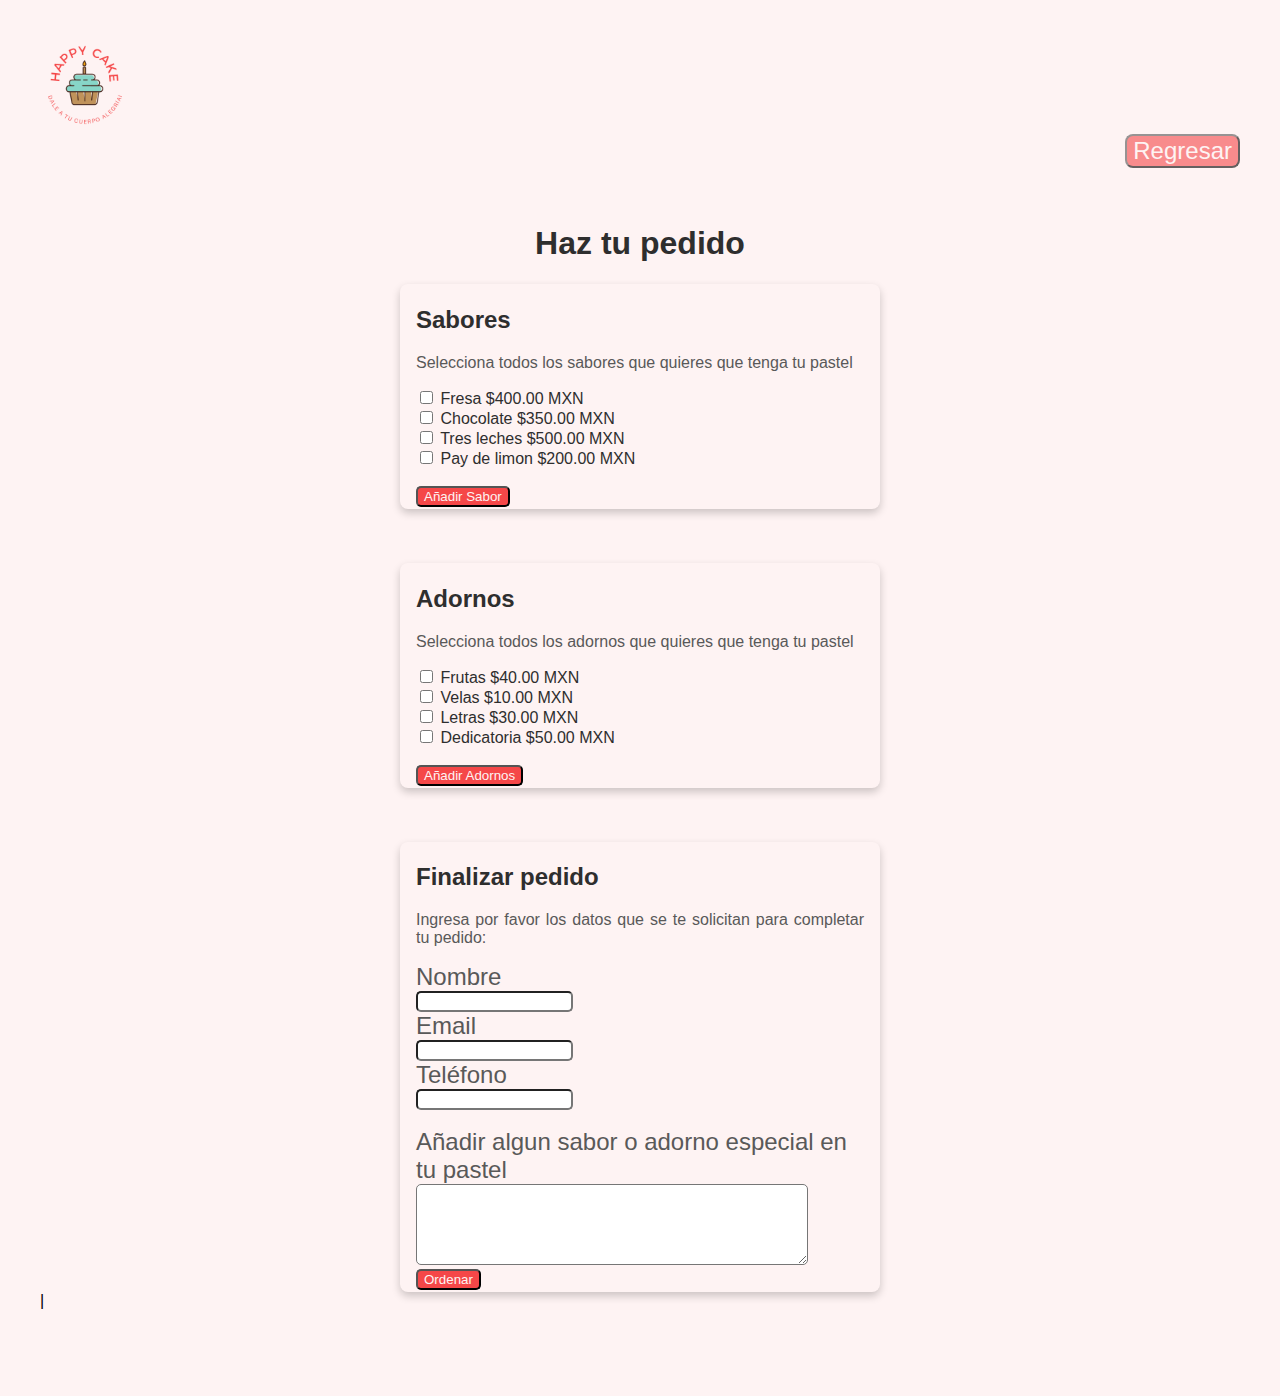
<file: FrontEnd/HTML/HappyCake/ordenar.html>
<!DOCTYPE html>
<html lang="en">
<head>
    <meta charset="UTF-8">
    <meta http-equiv="X-UA-Compatible" content="IE=edge">
    <meta name="viewport" content="width=device-width, initial-scale=1.0">
    <title>Ordenar</title>
    <link rel="stylesheet" href="css/style.css">
    <link rel="shortcut icon" href="assets/img/cake.png"> 
</head>
<body>
    <!-- HEADER --->
    <header>
        <nav>
            <div>
                <img class="logo" src="./assets/img/cake.png" alt="Happy Cake">
                    <div class="regresar">
                        <a href="./index.html"><button >Regresar</button></a>
                    </div>
            </div>
        </nav>
    </header>
    <br><br>

    <!-- Ordenar --->
    <h1 class="conocenos">Haz tu pedido</h1>
    <div id="contacto" class="contactanos">
        <div class="card">
            <div class="container">
                <h2>Sabores</h2>
                <p>Selecciona todos los sabores que quieres que tenga tu pastel</p>
                <form action="">
                    <input type="checkbox" id="chocolate" name="chocolate" value="chocolate">
                    <label for="chocolate">Fresa $400.00 MXN</label><br>
                    <input type="checkbox" id="vainilla" name="vainilla" value="vainilla">
                    <label for="vainilla">Chocolate $350.00 MXN</label><br>
                    <input type="checkbox" id="carrot" name="carrot" value="carrot">
                    <label for="carrot">Tres leches $500.00 MXN</label><br>
                    <input type="checkbox" id="cheese" name="cheese" value="cheese">
                    <label for="cheese">Pay de limon $200.00 MXN</label><br><br>
        
                    <input type="submit" value="Añadir Sabor" class="anadir"><br>
                </form>
            </div>
        </div>
    </div>
    <br><br><br>


    <div id="contacto" class="contactanos">
        <div class="card">
            <div class="container">
                <h2 id="tituloAdornos">Adornos</h2>
                <p>Selecciona todos los adornos que quieres que tenga tu pastel</p>
                <form action="">
                    <input type="checkbox" id="perlas" name="perlas" value="perlas">
                    <label for="perlas">Frutas $40.00 MXN</label><br>
                    <input type="checkbox" id="flowers" name="flowers" value="flowers">
                    <label for="flowers">Velas $10.00 MXN</label><br>
                    <input type="checkbox" id="letters" name="letters" value="letters">
                    <label for="letters">Letras $30.00 MXN</label><br>
                    <input type="checkbox" id="confetti" name="confetti" value="confetti">
                    <label for="confetti">Dedicatoria $50.00 MXN</label><br><br>
        
                    <input type="submit" value="Añadir Adornos" class="anadir"><br>
                </form>
            </div>
        </div>
    </div>
    <br><br><br>

    <div id="contacto" class="contactanos">
        <div class="card">
            <div class="container">
                <h2 id="tituloInformacionDeCompra">Finalizar pedido</h2>
                <p>Ingresa por favor los datos que se te solicitan para completar tu pedido:</p>
                <form action="">
                    <label for="firstName" class="datos">Nombre</label><br>
                    <input type="text" id="firstName" name="firstName"><br>
                    <label for="email" class="datos">Email</label><br>
                    <input type="email" id="email" name="email"><br>
                    <label for="telephone" class="datos">Teléfono</label><br>
                    <input type="telephone" id="telephone" name="telephone"><br><br>
                    <label for="message" class="datos">Añadir algun sabor o adorno especial en tu pastel</label><br>
                    <textarea id="message" name="message" rows="5" cols="50"></textarea><br>


                    <input type="submit" value="Ordenar" class="anadir">
                </form>
            </div>
        </div>
    </div>
|<br><br><br>

    <footer></footer>
    
</body>
</html>
</file>
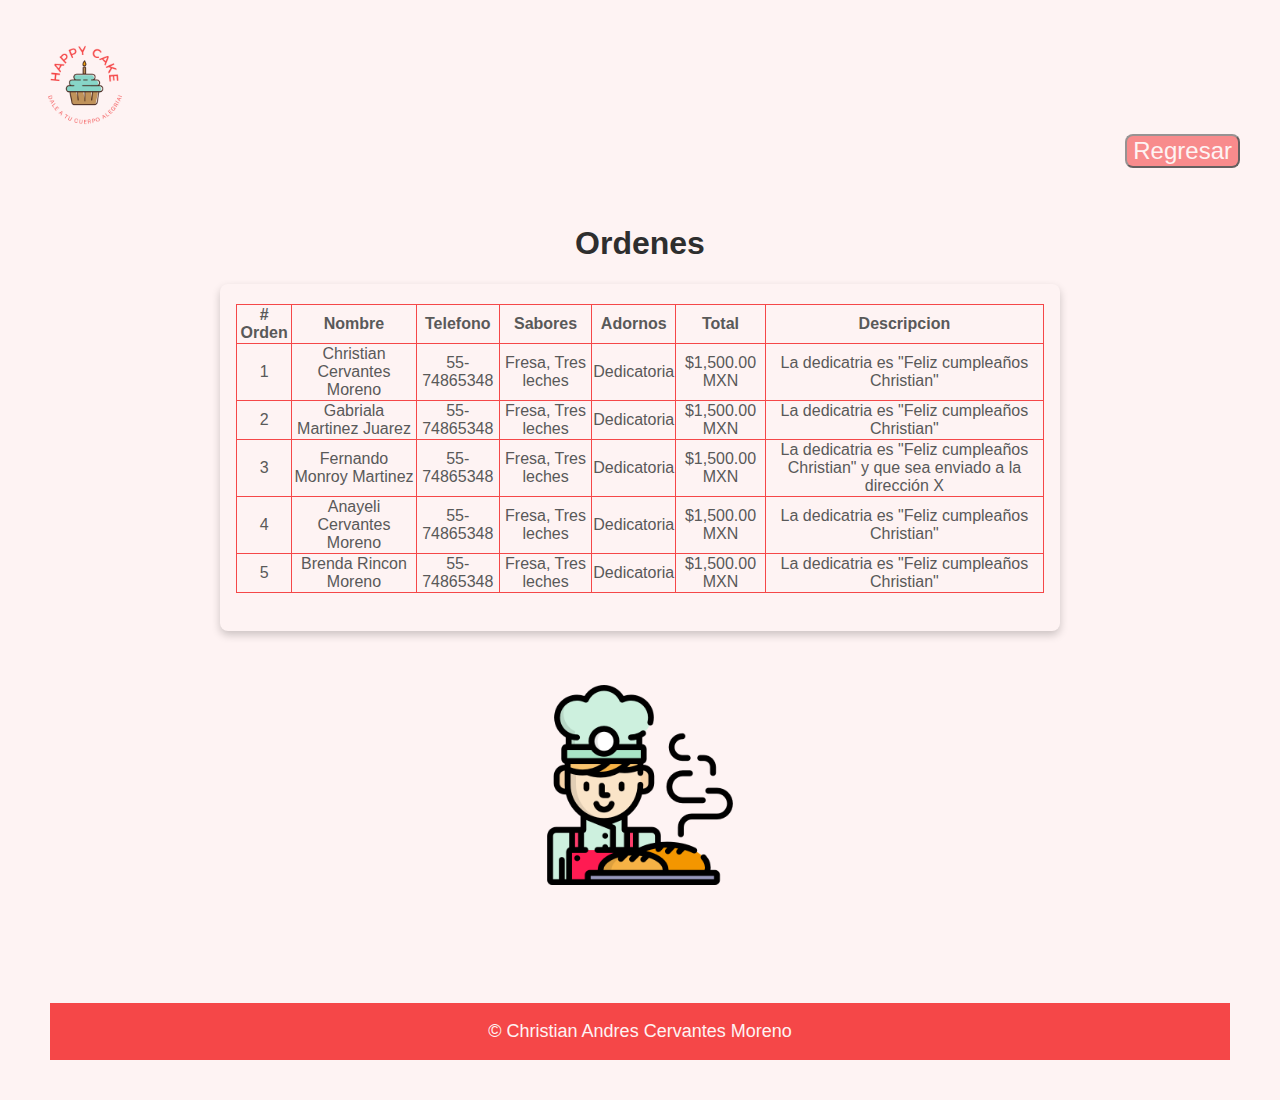
<file: FrontEnd/HTML/HappyCake/ordenes.html>
<!DOCTYPE html>
<html lang="en">
<head>
    <meta charset="UTF-8">
    <meta http-equiv="X-UA-Compatible" content="IE=edge">
    <meta name="viewport" content="width=device-width, initial-scale=1.0">
    <title>Ordenes</title>
    <link rel="stylesheet" href="css/style.css">
    <link rel="shortcut icon" href="assets/img/cake.png">
</head>
<body>

    <!-- HEADER --->
    <header>
        <nav>
            <div>
                <img class="logo" src="./assets/img/cake.png" alt="Happy Cake">
                    <div class="regresar">
                        <a href="./index.html"><button >Regresar</button></a>
                    </div>
            </div>
        </nav>
    </header>
    <br><br>

    <!-- Ordennes--->
    <h1 class="conocenos">Ordenes</h1>
    <div id="contacto" class="contactanos">
        <div class="card ordenes">
            <div class="container">
                <br>
                <table>
                    <tr>
                        <th># Orden</th>
                        <th>Nombre</th>
                        <th>Telefono</th>
                        <th>Sabores</th>
                        <th>Adornos</th>
                        <th>Total</th>
                        <th>Descripcion</th>
                    </tr>
                    <tr>
                        <td>1</td>
                        <td>Christian Cervantes Moreno</td>
                        <td>55-74865348</td>
                        <td>Fresa, Tres leches</td>
                        <td>Dedicatoria</td>
                        <td>$1,500.00 MXN</td>
                        <td>La dedicatria es "Feliz cumpleaños Christian"</td>
                    </tr>
                    <tr>
                        <td>2</td>
                        <td>Gabriala Martinez Juarez</td>
                        <td>55-74865348</td>
                        <td>Fresa, Tres leches</td>
                        <td>Dedicatoria</td>
                        <td>$1,500.00 MXN</td>
                        <td>La dedicatria es "Feliz cumpleaños Christian"</td>
                    </tr>
                    <tr>
                        <td>3</td>
                        <td>Fernando Monroy Martinez</td>
                        <td>55-74865348</td>
                        <td>Fresa, Tres leches</td>
                        <td>Dedicatoria</td>
                        <td>$1,500.00 MXN</td>
                        <td>La dedicatria es "Feliz cumpleaños Christian" y que sea enviado a la dirección X</td>
                    </tr>
                    <tr>
                        <td>4</td>
                        <td>Anayeli Cervantes Moreno</td>
                        <td>55-74865348</td>
                        <td>Fresa, Tres leches</td>
                        <td>Dedicatoria</td>
                        <td>$1,500.00 MXN</td>
                        <td>La dedicatria es "Feliz cumpleaños Christian"</td>
                    </tr>
                    <tr>
                        <td>5</td>
                        <td>Brenda Rincon Moreno</td>
                        <td>55-74865348</td>
                        <td>Fresa, Tres leches</td>
                        <td>Dedicatoria</td>
                        <td>$1,500.00 MXN</td>
                        <td>La dedicatria es "Feliz cumpleaños Christian"</td>
                    </tr>
                </table>
                <br><br>
            </div>
        </div>
    </div>
    <br><br><br>
    <div class="imagen">
        <img src="./assets/img/pastelero.png" alt="Panadero" width="200px">
    </div>
    <br><br><br><br><br><br>

    <footer>
        <p class="footer">© Christian Andres Cervantes Moreno</p>
    </footer>
    
</body>
</html>
</file>
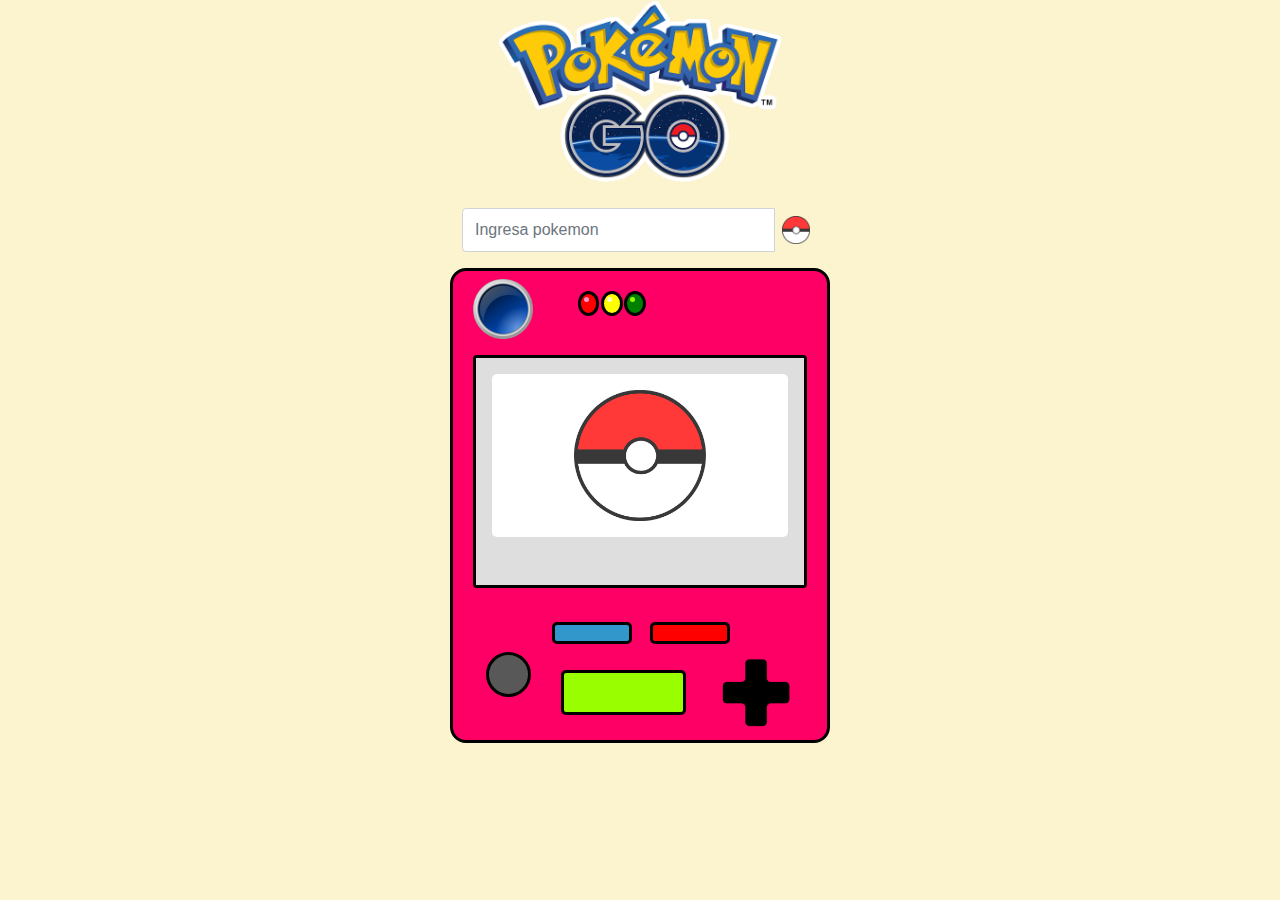
<file: FrontEnd/JS/POKEDEX/pokedex.html>
<!DOCTYPE html>
<html lang="en">
<head>
    <meta charset="UTF-8">
    <meta http-equiv="X-UA-Compatible" content="IE=edge">
    <meta name="viewport" content="width=device-width, initial-scale=1.0">
    <!--CSS-->
    <link rel="stylesheet" href="css/bootstrap.css">
    <link rel="stylesheet" href="css/fontawesome-all.css">
    <link rel="stylesheet" href="css/style.css">

    <!--Title--> 
    <title>Pokedex</title>
    <link rel="shortcut icon" href="images/pokeball.png"> 

</head>
<body>
    <header>            
        <div class="container">
            <div class="logo">
                <br>
                <br>
                <br><br><br><br><br>
            </div>
        </div> <!-- end of container -->
    </header>
    <br>
    <div class="container">
        <div class="row">
            <div class="col-md-2"></div>
            <div class="col-md-2"></div>
            <div class="col-md-4">
                <div class="input-group mb-3">
                    <input type="text" class="form-control" placeholder="Ingresa pokemon" aria-label="Recipient's username" aria-describedby="button-addon2" id = "pokeName" name ="pokeName">
                    <a class="btn_pokeball" type="button" id="pokeball" onclick="fecthPokemon()">
                        <img class="img_pokeball" src="./images/pokeball.png" width="50px" height="50px">
                    </a>
                </div>
            </div>
            <div class="col-md-2"></div>
            <div class="col-md-2"></div>
        </div>

        <div class="row">
            <div class="col-md-4"></div>
            <div class="col-md-4 pokedex">
                <!--Head Pokedex-->
                <div class="d-flex">
                    <div class=" mr-auto p-2">
                        <img src="./images/circle.png" alt="circle" width="60px" height="60px">
                    </div>
                    <div class=" d-flex justify-content-center">
                        <div class="small-lights-container">
                            <div class="small-light red">
                                <div class="dot light-red"></div>
                            </div>
                            <div class="small-light yellow">
                                <div class="dot light-yellow"></div>
                            </div>
                            <div class="small-light green">
                                <div class="dot light-green"></div>
                            </div>
                        </div>
                    </div>
                </div><!-- END Head Pokedex-->


                <!-- Center Pokedex-->
                <div class="center">
                    <div class="card">
                        <div class="b">
                            <div class="a d-flex justify-content-center">
                                <img src="./images/pokeball.png" alt="picachu" class=" card-img-top img_center" id="pokeImg">
                            </div>
                        </div>
                        <div class="card-body b" id ="pokeData">
                          
                        </div>
                    </div>
                </div>
                <br>

                <!--Bottoms Pokedex-->
                <div class="d-flex justify-content-center">
                    <div class="p-2 btn blue">
                    </div>
                    <div class="p-2">
                        
                    </div>
                    <div  class="p-2 btn red">
                    </div>
                </div>

                <div class="d-flex justify-content-around">
                    <div class="p-2">
                        <div class="circle black"></div>
                    </div>
                    <div class="d-flex align-items-center">
                        <div class="rect light-green"  id ="pokeInfo">
                        </div>
                    </div>
                    <div class="p-2">
                        <div>
                            <img src="./images/cruz.png" alt="circle" width="80px" height="80px">
                        </div>
                    </div>
                </div>
            </div>
            <div class="col-md-4"></div>
        </div>
        <br>
    </div>





     <!-- Scripts -->
     <script src="js/pokedex.js"></script> <!-- Pokedex funtions -->
     <script src="js/bootstrap.min.js"></script> <!-- Bootstrap framework -->
     <script src="js/scripts.js"></script> <!-- Custom scripts -->
    
</body>
</html>
</file>
<file: FrontEnd/CSS/Vaccination/css/styles.css>
/* Description: Master CSS file */

/*****************************************
Table Of Contents:
- General Styles
- Navigation
- Header
- About
- Services
- Details
- Projects
- Works
- Testimonials
- Questions
- Contact
- Footer 
- Copyright
- Back To Top Button
- Extra Pages
- Media Queries
******************************************/

/*****************************************
Colors:
- Backgrounds, navbar - black #24262a
- Backgrounds - light gray #f7f9fb
- Buttons, icons - blue #0b36a8
- Headings text - black #24262a
- Body text - dark gray #4d5055
******************************************/


/**************************/
/*     General Styles     */
/**************************/
body,
html {
    width: 100%;
	height: 100%;
}

body, p {
	color: #4d5055; 
	font: 400 1rem/1.625rem 'Readex Pro', sans-serif;
}

h1 {
	color: #24262a;
	font-weight: 600;
	font-size: 2.0rem;
	line-height: 3.25rem;
	font-family: 'Readex Pro', sans-serif;
}

h2 {
	color: #24262a;
	font-weight: 700;
	font-size: 2rem;
	line-height: 2.5rem;
}

h3 {
	color: #24262a;
	font-weight: 700;
	font-size: 1.75rem;
	line-height: 2.25rem;
	font-family: "Poppins"
}

h4 {
	color: #24262a;
	font-weight: 700;
	font-size: 1.5rem;
	line-height: 2rem;
	font-family: 'Readex Pro', sans-serif;
}

h5 {
	color: #24262a;
	font-weight: 700;
	font-size: 1.25rem;
	line-height: 1.625rem;
	font-family: 'Readex Pro', sans-serif;
}

h6 {
	color: #24262a;
	font-weight: 700;
	font-size: 1rem;
	line-height: 1.375rem;
	font-family: 'Readex Pro', sans-serif;
}

.p-large {
	font-size: 1.125rem;
	line-height: 1.75rem;
}

.p-small {
	font-size: 0.875rem;
	line-height: 1.5rem;
}

.testimonial-text {
	font-style: italic;
}

.testimonial-author {
	font-weight: 700;
	font-size: 1rem;
	line-height: 1.5rem;
}

.li-space-lg li {
	margin-bottom: 0.5rem;
}


a:hover {
	color: #007bff;;
	text-decoration: underline;
}


.no-line {
	text-decoration: none;
}

.no-line:hover {
	text-decoration: none;
}

.blue {
	color: #2259ec;
}

.bg-gray {
	background-color: #f7f9fb;
}

.section-divider {
	display: block;
	height: 1px;
	margin: 0;
	border: none;
	background-color: #d3dae2;
}

.btn-solid-reg {
	display: inline-block;
	padding: 1.375rem 2.25rem 1.375rem 2.25rem;
	border: 1px solid #0b36a8;
	background-color: #0b36a8;
	color: #ffffff;
	font-weight: 600;
	font-size: 0.875rem;
	line-height: 0;
	text-decoration: none;
	transition: all 0.2s;
}

.btn-solid-reg:hover {
	background-color: transparent;
	color: #0b36a8; /* needs to stay here because of the color property of a tag */
	text-decoration: none;
}

.btn-solid-lg {
	display: inline-block;
	padding: 1.625rem 2.625rem 1.625rem 2.625rem;
	border: 1px solid #0b36a8;
	background-color: #0b36a8;
	color: #ffffff;
	font-weight: 600;
	font-size: 0.875rem;
	line-height: 0;
	text-decoration: none;
	transition: all 0.2s;
}

.btn-solid-lg:hover {
	background-color: transparent;
	color: #0b36a8; /* needs to stay here because of the color property of a tag */
	text-decoration: none;
}

.btn-outline-reg {
	display: inline-block;
	padding: 1.375rem 2.25rem 1.375rem 2.25rem;
	border: 1px solid #24262a;
	background-color: transparent;
	color: #24262a;
	font-weight: 600;
	font-size: 0.875rem;
	line-height: 0;
	text-decoration: none;
	transition: all 0.2s;
}

.btn-outline-reg:hover {
	background-color: #24262a;
	color: #ffffff;
	text-decoration: none;
}

.btn-outline-lg {
	display: inline-block;
	padding: 1.625rem 2.625rem 1.625rem 2.625rem;
	border: 1px solid #24262a;
	background-color: transparent;
	color: #24262a;
	font-weight: 600;
	font-size: 0.875rem;
	line-height: 0;
	text-decoration: none;
	transition: all 0.2s;
}

.btn-outline-lg:hover {
	background-color: #24262a;
	color: #ffffff;
	text-decoration: none;
}

.btn-outline-sm {
	display: inline-block;
	padding: 1rem 1.5rem 1rem 1.5rem;
	border: 1px solid #24262a;
	background-color: transparent;
	color: #24262a;
	font-weight: 600;
	font-size: 0.875rem;
	line-height: 0;
	text-decoration: none;
	transition: all 0.2s;
}

.btn-outline-sm:hover {
	background-color: #24262a;
	color: #ffffff;
	text-decoration: none;
}

.form-group {
	position: relative;
	margin-bottom: 1.25rem;
}

.label-control {
	position: absolute;
	top: 0.875rem;
	left: 1.5rem;
	color: #7d838a;
	opacity: 1;
	font-size: 0.875rem;
	line-height: 1.375rem;
	cursor: text;
	transition: all 0.2s ease;
}

.form-control-input:focus + .label-control,
.form-control-input.notEmpty + .label-control,
.form-control-textarea:focus + .label-control,
.form-control-textarea.notEmpty + .label-control {
	top: 0.125rem;
	color: #4d5055;
	opacity: 1;
	font-size: 0.75rem;
	font-weight: 700;
}

.form-control-input,
.form-control-select {
	display: block; /* needed for proper display of the label in Firefox, IE, Edge */
	width: 100%;
	padding-top: 1.125rem;
	padding-bottom: 0.125rem;
	padding-left: 1.5rem;
	border: 1px solid #cbcbd1;
	background-color: #ffffff;
	color: #4d5055;
	font-size: 0.875rem;
	line-height: 1.875rem;
	transition: all 0.2s;
	-webkit-appearance: none; /* removes inner shadow on form inputs on ios safari */
}

.form-control-select {
	padding-top: 0.5rem;
	padding-bottom: 0.5rem;
	height: 3.25rem;
	color: #7d838a;
}

select {
    /* you should keep these first rules in place to maintain cross-browser behavior */
    -webkit-appearance: none;
	-moz-appearance: none;
	-ms-appearance: none;
    -o-appearance: none;
    appearance: none;
    background-image: url('../images/down-arrow.png');
    background-position: 96% 50%;
    background-repeat: no-repeat;
    outline: none;
}

.form-control-textarea {
	display: block; /* used to eliminate a bottom gap difference between Chrome and IE/FF */
	width: 100%;
	height: 14rem; /* used instead of html rows to normalize height between Chrome and IE/FF */
	padding-top: 1.5rem;
	padding-left: 1.3125rem;
	border: 1px solid #cbcbd1;
	background-color: #ffffff;
	color: #4d5055;
	font-size: 0.875rem;
	line-height: 1.5rem;
	transition: all 0.2s;
}

.form-control-input:focus,
.form-control-select:focus,
.form-control-textarea:focus {
	border: 1px solid #a1a1a1;
	outline: none; /* Removes blue border on focus */
}

.form-control-input:hover,
.form-control-select:hover,
.form-control-textarea:hover {
	border: 1px solid #a1a1a1;
}

.checkbox {
	font-size: 0.75rem;
	line-height: 1.25rem;
}

input[type='checkbox'] {
	vertical-align: -10%;
	margin-right: 0.5rem;
}

.form-control-submit-button {
	display: inline-block;
	width: 100%;
	height: 3.25rem;
	border: 1px solid #0b36a8;
	border-radius: 32px;
	background-color: #0b36a8;
	color: #ffffff;
	font-weight: 600;
	font-size: 0.875rem;
	line-height: 0;
	cursor: pointer;
	transition: all 0.2s;
}

.form-control-submit-button:hover {
	border: 1px solid #24262a;
	background-color: transparent;
	color: #24262a;
}


/**********************/
/*     Navigation     */
/**********************/
.navbar {
	font-weight: 600;
	font-size: 1.30rem;
	line-height: 0.875rem;
	box-shadow: 0 1px 6px 0 rgba(0, 0, 0, 0.025);
	font-family: 'Readex Pro', sans-serif;
}

.navbar .navbar-brand {
	padding-top: 0.125rem;
	padding-bottom: 0.125rem;
}

.navbar .logo-image img {
    width: 118px;
	height: 36px;
}

.navbar .logo-text {
	color: #ffffff;
	font-weight: 700;
	font-size: 1.875rem;
	line-height: 1rem;
	text-decoration: none;
}

.offcanvas-collapse {
	position: fixed;
	top: 3.25rem; /* adjusts the height between the top of the page and the offcanvas menu */
	bottom: 0;
	left: 100%;
	width: 100%;
	padding-right: 1rem;
	padding-left: 1rem;
	overflow-y: auto;
	visibility: hidden;
	background-color: #24262a;
	transition: visibility .3s ease-in-out, -webkit-transform .3s ease-in-out;
	transition: transform .3s ease-in-out, visibility .3s ease-in-out;
	transition: transform .3s ease-in-out, visibility .3s ease-in-out, -webkit-transform .3s ease-in-out;
}

.offcanvas-collapse.open {
	visibility: visible;
	-webkit-transform: translateX(-100%);
	transform: translateX(-100%);
}

.navbar .navbar-nav {
	margin-top: 0.75rem;
	margin-bottom: 0.5rem;
}

.navbar .nav-item .nav-link {
	padding-top: 0.625rem;
	padding-bottom: 0.625rem;
	color: #6d7d93;
	text-decoration: none;
	transition: all 0.2s ease;
}

.navbar .nav-item.dropdown.show .nav-link,
.navbar .nav-item .nav-link:hover,
.navbar .nav-item .nav-link.active {
	color: #3656d4;
}

/* Dropdown Menu */
.navbar .dropdown .dropdown-menu {
	animation: fadeDropdown 0.2s; /* required for the fade animation */
}

@keyframes fadeDropdown {
    0% {
        opacity: 0;
    }

    100% {
        opacity: 1;
	}
}

.navbar .dropdown-menu {
	margin-top: 0.5rem;
	margin-bottom: 0.5rem;
	border: none;
	background-color: #24262a;
}

.navbar .dropdown-item {
	padding-top: 0.5rem;
	padding-bottom: 0.5rem;
	color: #ffffff;
	font-weight: 600;
	font-size: 0.875rem;
	line-height: 0.875rem;
	text-decoration: none;
}

.navbar .dropdown-item:hover {
	background-color: #24262a;
	color: #9c9ead;
}

.navbar .dropdown-divider {
	width: 100%;
	height: 1px;
	margin: 0.5rem auto 0.5rem auto;
	border: none;
	background-color: #505050;
}
/* end of dropdown menu */

.navbar .fa-stack {
	width: 2em;
	margin-right: 0.25rem;
	font-size: 0.75rem;
}

.navbar .fa-stack-2x {
	color: #0b36a8;
	transition: all 0.2s ease;
}

.navbar .fa-stack-1x {
	color: #ffffff;
	transition: all 0.2s ease;
}

.navbar .fa-stack:hover .fa-stack-2x {
	color: #ffffff;
}

.navbar .fa-stack:hover .fa-stack-1x {
	color: #0b36a8;
}

.navbar .navbar-toggler {
	padding: 0;
	border: none;
	font-size: 1.25rem;
}


/******************/
/*     Header     */
/******************/
.header {
	background-image: url("../images/nurse.png");
	background-repeat: no-repeat;
    background-position: right top;
	background-size:contain;
}

.header .h1-large {
	margin-bottom: 1.75rem;
	color: #1f3e73;
	text-align: center;
}
.header .h2{
	margin-bottom: 1.75rem;
	color: #ffffff;
	text-align: center;
	font-family: 'Readex Pro', sans-serif;
}





.header .btn-solid-lg:hover {
	border: 1px solid #ffffff;
	color: #ffffff;
}

.header .btn-outline-lg {
	padding: 1.625rem 1.625rem 1.625rem 1.625rem;
	border: none;
	color: #ffffff;
}

.header .btn-outline-lg:hover {
	background: transparent;
	color: #9c9ead;
	text-decoration: none;
}

.header .btn-outline-lg .fas {
	margin-right: 0.375rem;
}


/*****************/
/*     About     */
/*****************/
.basic-1 {
	padding-top: 7.75rem;
	padding-bottom: 5.25rem;
}

.basic-1 .text-container {
	margin-bottom: 3rem;
}

.basic-1 .time {
	margin-bottom: 0.5rem;
	color: #0b36a8;
	font-weight: 600;
	font-size: 0.875rem;
	line-height: 1.5rem;
	font-family: "Poppins";
}

.basic-1 h6 {
	margin-bottom: 0.125rem;
}


/********************/
/*     Services     */
/********************/
.basic-2 {
	padding-top: 7.75rem;
	padding-bottom: 5.25rem;
}

.basic-2 .h2-heading {
	margin-bottom: 0.75rem;
	text-align: center;
}

.basic-2 .p-heading {
	margin-bottom: 4rem;
	text-align: center;
}

.basic-2 .text-box {
	margin-bottom: 3rem;
	padding: 3.5rem 1rem 2.125rem 1rem;
	border: 1px solid #cfd7de;
}

.basic-2 .fas,
.basic-2 .far {
	margin-bottom: 1.75rem;
	color: #0b36a8;
	font-size: 3.5rem;
}

.basic-2 h4 {
	letter-spacing: 1px;
}


/*******************/
/*     Details     */
/*******************/
.split .area-1 {
	height: 430px;
	background: linear-gradient(to bottom right, rgba(25, 26, 29, 0.5), rgba(25, 26, 29, 0.5)), url('../images/details-background.jpg') center center no-repeat;
	background-size: cover;
}

.split .area-2 {
	padding-top: 7.75rem;
	padding-bottom: 7.75rem;
}

.split p {
	margin-bottom: 2.25rem;
}

.split .icons-container {
	margin-top: 3rem;
}

.split .icons-container img {
	width: 50px;
	margin-right: 0.625rem;
	margin-bottom: 0.75rem;
}


/********************/
/*     Projects     */
/********************/
.basic-3 {
	padding-top: 7.75rem;
	padding-bottom: 1rem;
}

.basic-3 .h2-heading {
	margin-bottom: 0.75rem;
	text-align: center;
}

.basic-3 .p-heading {
	margin-bottom: 4rem;
	text-align: center;
}

.basic-3 .text-container {
	margin-bottom: 4rem;
}

.basic-3 .image-container {
	margin-bottom: 1rem;
}

/* Hover Animation */
.basic-3 .image-container {
	overflow: hidden;
	margin-right: auto;
	margin-left: auto;
}

.basic-3 .image-container img {
	margin: 0;
	transition: all 0.2s;
}

.basic-3 .image-container:hover img {
	-moz-transform: scale(1.1);
	-webkit-transform: scale(1.1);
	transform: scale(1.1);
} 
/* end of hover animation */


/*****************/
/*     Works     */
/*****************/
.basic-4 {
	padding-bottom: 1rem;
}

.basic-4 .text-container {
	margin-bottom: 4rem;
}

.basic-4 .image-container {
	margin-bottom: 1rem;
}

/* Hover Animation */
.basic-4 .image-container {
	overflow: hidden;
	margin-right: auto;
	margin-left: auto;
}

.basic-4 .image-container img {
	margin: 0;
	transition: all 0.2s;
}

.basic-4 .image-container:hover img {
	-moz-transform: scale(1.15);
	-webkit-transform: scale(1.15);
	transform: scale(1.15);
} 
/* end of hover animation */


/************************/
/*     Testimonials     */
/************************/
.cards-1 {
	padding-top: 3rem;
	padding-bottom: 3.875rem;
}

.cards-1 .h2-heading {
	margin-bottom: 3rem;
	text-align: center;
}

.cards-1 .card {
	margin-bottom: 4rem;
	border: none;
}

.cards-1 .card-body {
	padding: 0;
	text-align: center;
}

.cards-1 .testimonial-text {
	margin-bottom: 1.625rem;
}

.cards-1 img {
	display: inline-block;
	width: 60px;
	margin-bottom: 0.875rem;
	border-radius: 50%;
}

.cards-1 .text {
	margin-top: 0.375rem;
}

.cards-1 .testimonial-author {
	color: #24262a;
}

.cards-1 .testimonial-author,
.cards-1 .occupation {
	font-size: 0.875rem;
	line-height: 1.375rem;
}


/*********************/
/*     Questions     */
/*********************/
.accordion-1 {
	padding-top: 7.75rem;
	padding-bottom: 6.75rem;
}

.accordion-1 .h2-heading {
	margin-bottom: 2.5rem;
	text-align: center;
}

.accordion-1 .card {
	margin-bottom: 1.75rem;
	border: none;
}

.accordion-1 .card-header {
	padding: 0;
	border: none;
	background-color: transparent;
}

.accordion-1 .card button {
	padding: 0;
	color: #24262a;
	font-weight: 600;
	font-size: 1.125rem;
	line-height: 1.75rem;
	font-family: 'Poppins';
}

.accordion-1 .card button:hover {
	text-decoration: none;
}

.accordion-1 .card button:before {
	float: left;
	margin-right: 0.625rem;
	font-family: 'Font Awesome 5 Free';
	font-weight: 900;
	content: "\f078";
	transition: all 0.2s;
}

.accordion-1 .card button.collapsed:before {
	-webkit-transform: rotate(180deg);
	-moz-transform: rotate(180deg);
	transform: rotate(180deg);
} 

.accordion-1 .card-body {
	padding: 0.75rem 1.5rem 0.5rem 1.5rem;
}


/*******************/
/*     Contact     */
/*******************/
.form-1 {
	padding-top: 7.75rem;
	padding-bottom: 7rem;
	text-align: center;
}

.form-1 .h2-heading {
	margin-bottom: 0.75rem;
	text-align: center;
}

.form-1 .p-heading {
	margin-bottom: 4rem;
}


/******************/
/*     Footer     */
/******************/
.footer {
	padding-top: 6.25rem;
	padding-bottom: 2rem;
	background-color: #24262a;
	text-align: center;
}

.footer a {
	text-decoration: none;
}

.footer .fa-stack {
	width: 2em;
	margin-bottom: 1.25rem;
	margin-right: 0.375rem;
	font-size: 1.5rem;
}

.footer .fa-stack .fa-stack-1x {
    color: #ffffff;
	transition: all 0.2s ease;
}

.footer .fa-stack .fa-stack-2x {
	color: #0b36a8;
	transition: all 0.2s ease;
}

.footer .fa-stack:hover .fa-stack-1x {
	color: #0b36a8;
}

.footer .fa-stack:hover .fa-stack-2x {
    color: #ffffff;
}


/*********************/
/*     Copyright     */
/*********************/
.copyright {
	padding-top: 1rem;
	padding-bottom: 1rem;
	background-color: #24262a;
	text-align: center;
}

.copyright .p-small {
	color: #9da6ac;
	text-align: center;
}

.copyright a {
	color: #9da6ac;
}


/******************************/
/*     Back To Top Button     */
/******************************/
a.back-to-top {
	position: fixed;
	z-index: 999;
	right: 12px;
	bottom: 12px;
	display: none;
	width: 42px;
	height: 42px;
	border-radius: 30px;
	background: #3a424d url("../images/up-arrow.png") no-repeat center 47%;
	background-size: 18px 18px;
	text-indent: -9999px;
}

a:hover.back-to-top {
	background-color: #007bff;
}


/***********************/
/*     Extra Pages     */
/***********************/
.ex-header {
	padding-top: 8.5rem;
	padding-bottom: 4rem;
	background-color: #24262a;
}

.ex-header h1 {
	color: #ffffff;
}

.ex-basic-1 .list-unstyled .fas {
	font-size: 0.375rem;
	line-height: 1.625rem;
}

.ex-basic-1 .list-unstyled .media-body {
	margin-left: 0.5rem;
}

.ex-basic-1 .text-box {
	padding: 1.25rem 1.25rem 0.5rem 1.25rem;
	background-color: #f7f9fb;
}

.ex-cards-1 .card {
	border: none;
	background-color: transparent;
}

.ex-cards-1 .card .fa-stack {
	width: 2em;
	font-size: 1.125rem;
}

.ex-cards-1 .card .fa-stack-2x {
	color: #0b36a8;
}

.ex-cards-1 .card .fa-stack-1x {
	color: #ffffff;
	font-weight: 700;
	line-height: 2.125rem;
}

.ex-cards-1 .card .list-unstyled .media-body {
	margin-left: 0.75rem;
}

.ex-cards-1 .card .list-unstyled .media-body h5 {
	margin-top: 0.125rem;
	margin-bottom: 0.375rem;
}


/*************************/
/*     Media Queries     */
/*************************/	
/* Min-width 768px */
@media (min-width: 768px) {

	/* Header */
	.header {
		padding-top: 11rem;
		padding-bottom: 9rem;
	}
	/* end of header */


	/* Services */
	.basic-2 .text-box {
		padding-right: 2.125rem;
		padding-left: 2.125rem;
	}
	/* end of services */


	/* Extra Pages */
	.ex-basic-1 .text-box {
		padding: 1.75rem 2rem 0.875rem 2rem;
	}
	/* end of extra pages */
}
/* end of min-width 768px */


/* Min-width 992px */
@media (min-width: 992px) {
	
	/* General Styles */
	.h2-heading {
		width: 35.25rem;
		margin-right: auto;
		margin-left: auto;
	}

	.p-heading {
		width: 46rem;
		margin-right: auto;
		margin-left: auto;
	}
	/* end of general styles */


	/* Navigation */
	.navbar {
		padding-top: 1.75rem;
		background-color: transparent;
		box-shadow: none;
		transition: all 0.2s;
	}

	.navbar.top-nav-collapse {
		padding-top: 0.5rem;
		padding-top: 0.5rem;
		background-color: #007bff;
		box-shadow: 0 3px 6px 0 rgba(0, 0, 0, 0.025);
	}

	.offcanvas-collapse {
		position: static;
		top: auto;
		bottom: auto;
		left: auto;
		width: auto;
		padding-right: 0;
		padding-left: 0;
		background-color: transparent;
		overflow-y: visible;
		visibility: visible;
	}

	.offcanvas-collapse.open {
		-webkit-transform: none;
		transform: none;
	}

	.navbar .navbar-nav {
		margin-top: 0;
		margin-bottom: 0;
	}
	
	.navbar .nav-item .nav-link {
		padding-right: 0.625rem;
		padding-left: 0.625rem;
	}

	.navbar .dropdown-menu {
		margin-top: 0.25rem;
		box-shadow: 0 3px 3px 1px rgba(0, 0, 0, 0.08);
	}

	.navbar .dropdown-divider {
		width: 90%;
	}

	.navbar .social-icons {
		margin-left: 0.5rem;
	}
	
	.navbar .fa-stack {
		margin-right: 0;
		margin-left: 0.25rem;
	}
	/* end of navigation */


	/* Header */
	.header {
		padding-top: 15rem;
		padding-bottom: 14rem;
		text-align: left;
	}
	/* end of header */


	/* Details */
	.split {
		height: 760px;
	}
	
	.split .area-1 {
		height: 100%;
		width: 50%;
		display: inline-block;
	}
	
	.split .area-2 {
		height: 100%;
		width: 50%;
		display: inline-block;
		vertical-align: top;
	}

	.split .text-container {
		width: 400px;
		margin-left: 3rem;
	}
	/* end of details */


	/* Testimonials */
	.cards-1 .card {
		display: inline-block;
		width: 290px;
		vertical-align: top;
	}

	.cards-1 .card:nth-of-type(3n+2) {
		margin-right: 1.5rem;
		margin-left: 1.5rem;
	}

	.cards-1 .card-body {
		text-align: left;
	}

	.cards-1 .details {
		display: flex;
		align-items: flex-start;
	}
	
	.cards-1 .details .text {
		flex-direction: column;
	}
	
	.cards-1 .details img {
		margin-right: 1.125rem;
	}
	/* end of testimonials */


	/* Accordion */
	.accordion-1 .accordion {
		width: 730px;
		margin-right: auto;
		margin-left: auto;
	}
	/* end of accordion */


	/* Contact */
	.form-1 form {
		width: 790px;
		margin-right: auto;
		margin-left: auto;
	}
	/* end of contact */


	/* Extra Pages */
	.ex-cards-1 .card {
		display: inline-block;
		width: 296px;
		vertical-align: top;
	}

	.ex-cards-1 .card:nth-of-type(3n+2) {
		margin-right: 1rem;
		margin-left: 1rem;
	}
	/* end of extra pages */
}
/* end of min-width 992px */


/* Min-width 1200px */
@media (min-width: 1200px) {

	/* General Styles */
	.h1-large {
		font-size: 3.00rem;
		line-height: 4.625rem;
	}
	/* end of general styles */


	/* Navigation */
	.navbar .container {
		max-width: 1300px;
	}
	/* end of navigation */


	/* Header */
	.header {
		padding-top: 10.25rem;
		padding-bottom: 9.25rem;
	}
	/* end of header */


	/* About */
	.basic-1 .text-container.first {
		margin-right: 2rem;
	}

	.basic-1 .text-container.second {
		margin-right: 1rem;
		margin-left: 1rem;
	}

	.basic-1 .text-container.third {
		margin-left: 2rem;
	}
	/* end of about */


	/* Details */
	.split {
		height: 700px;
	}

	.split .text-container {
		width: 460px;
		margin-left: 5rem;
	}
	/* end of details */


	/* Testimonials */
	.cards-1 .card {
		width: 338px;
	}
	
	.cards-1 .card:nth-of-type(3n+2) {
		margin-right: 2.625rem;
		margin-left: 2.625rem;
	}
	/* end of testimonials */
	

	/* Extra Pages */
	.ex-cards-1 .card {
		width: 336px;
	}

	.ex-cards-1 .card:nth-of-type(3n+2) {
		margin-right: 2.875rem;
		margin-left: 2.875rem;
	}
	/* end of extra pages */
}

.line{
	margin: 1em auto;
	background-color: #d5d8dc ;
	border-radius: 20px;
}
/* end of min-width 1200px */



.company_letter{
 	color: white; 
 	text-align: center;
 	margin-top: 15px;
}
.company_blue{
	background-color: #007bff;
}

.company {
	border-radius: 5px;
	overflow: hidden;
	min-height: 100px;
	-moz-transition: all 0.3s cubic-bezier(0.165, 0.84, 0.44, 1);
	-o-transition: all 0.3s cubic-bezier(0.165, 0.84, 0.44, 1);
	transition: all 0.3s cubic-bezier(0.165, 0.84, 0.44, 1);
}

.company:hover {
	-webkit-transform: translate(0, -8px);
	-moz-transform: translate(0, -8px);
	-ms-transform: translate(0, -8px);
	-o-transform: translate(0, -8px);
	transform: translate(0, -8px);
	box-shadow: 0 40px 40px rgba(0, 0, 0, 0.2);
}

svg{
	-moz-transition: all 0.3s cubic-bezier(0.165, 0.84, 0.44, 1);
	-o-transition: all 0.3s cubic-bezier(0.165, 0.84, 0.44, 1);
	transition: all 0.3s cubic-bezier(0.165, 0.84, 0.44, 1);
}

svg:hover {
	-webkit-transform: translate(0, -8px);
	-moz-transform: translate(0, -8px);
	-ms-transform: translate(0, -8px);
	-o-transform: translate(0, -8px);
	transform: translate(0, -8px);
	box-shadow: 0 40px 40px rgba(0, 0, 0, 0.2);
}

.card h5{
	text-align: left;
}

.tabla {
	text-align: center;
}

.description{
	margin: 0.5rem;
}
.company h5{
	text-align: center;
}
</file>
<file: FrontEnd/CSS/Vaccination/css/vaccination.css>
*{
    font-family: 'Readex Pro', sans-serif;;
}
.titulo{
    color: #3656D4;
}


.inicio{
    background-image: url("../images/nurse.png");
	background-repeat: no-repeat;
    background-position: center;
}

.header .h5{
	margin-bottom: 1.75rem;
	color: #6d6d6d;
	font-family: 'Readex Pro', sans-serif;
}

.iconos{
  color: #ffd012;
  text-decoration: none;
  background-color: #fffbcd;
  border-radius: 10px;
}

a:hover {
  color: #ffd012;
  text-decoration: underline;
}
}
</file>
<file: FrontEnd/HTML/HappyCake/css/style.css>
*{
        font-family: 'Gill Sans', 'Gill Sans MT', Calibri, 'Trebuchet MS', sans-serif;
}

body{
    background-color: #FEF3F3;
    margin: 40px 40px;
}


.logo{
    width: 90px;
}

a{
    font-size: x-large;
    text-decoration: none;
    color: #595959;
}
a:hover{
    color: #F54748;
}

button{
    background-color: #F54748;
    border-radius: 8px;
    color: #FEF3F3;
    font-size: x-large;
    opacity: 0.6;
    transition: 0.3s;
    display: inline-block;
    text-decoration: none;
    cursor: pointer;
}
button:hover{
    opacity: 1;
}

.conocenos{
    text-align: center;
    color: #2E2E2E;
}
.subtitulo{
    text-align: justify;
    color: #2E2E2E;
}

p{
    text-align: justify;
    color: #595959;
}

b{
    color: #F54748;
}
/* Imagen */ 
.imagen{
    display: flex;
    justify-content: center;
}

/* ##### Contactanos ##### */
.contactanos{
    display: flex;
    justify-content: center;
}
/* Card del formulario */
.card {
    box-shadow: 0 4px 8px 0 rgba(0,0,0,0.2);
    transition: 0.3s;
    width: 40%;
    border-radius: 8px;
  }
  
.card:hover {
    box-shadow: 0 8px 16px 0 rgba(0,0,0,0.2);
  }
  
.container {
    padding: 2px 16px;
  }

/* Formulario */
input{
    border-radius: 5px;
}

textarea{
    border-radius: 5px;
}
.datos{
    text-align: justify;
    color: #595959;
    font-size: x-large;
}
.enviar{
    display: flex;
    justify-content: center;
}

/* ##### FOOTER #####*/
footer{
    background-color: #F54748;
    margin: 10px 10px;
    display: flex;
    justify-content: center;
}
.footer{
    color: #FEF3F3;
    font-size: large;
}



/* ############### ORDENAR ##################*/
.regresar{
    display: flex;
    justify-content:right
}

h2{
    color:#2E2E2E;
}

.anadir{
    background-color: #F54748;
    color: #FEF3F3;
}

label{
    color: #2E2E2E;
}

/* ############### ORDENES ##################*/
table, th, td {
    border: 1px solid #F54748;
    border-collapse: collapse;
    text-align: center;
    color:#595959;
  }

.ordenes{
    width: 70%;
}
</file>
<file: FrontEnd/CSS/01_Colores.css>
*{
    font-family: Arial, Helvetica, sans-serif;
}

p{
    font-size: 20px;
}

.colorRojo{
    color: red;
}

.colorRGB{
    color: rgb(93, 113, 218);
}

.colorRGBA{
    color:rgba(93, 217, 94, 0.6)
}

.colorHEX{
    color: #EE43E3
}

.colorHSL{
    color: hsl(30, 68%, lightness)
}
</file>
<file: FrontEnd/CSS/02_Fondos.css>
*{
    font-family: Arial, Helvetica, sans-serif;
}

section{
    height: 400px;
}

div{
    height: 400px;
}

.fondoColor{
    background-color: #0f6666;
}

.fondoOpacidad{
    background-color: #5d0c0c;
    opacity: 0.6;
}

.fondoImagen{
    background-image: url("../assets/img/fondo1.jpg");
}

.fondoRepetidoX{
    background-image: url("../assets/img/fondo2.jpg");
    background-repeat: repeat-x;
}

.fondoRepetidoY{
    background-image: url("../assets/img/fondo1.jpg");
    background-repeat: repeat-y;
}

.fondoNoRepetido{
    background-image: url("../assets/img/fondo2.jpg");
    background-repeat: no-repeat;
}

.fondoPosicion{
    background-image: url("../assets/img/fondo1.jpg");
    background-repeat: no-repeat;
}

.fondoCompleto{
    background-image: url("../assets/img/a.jpg");
    background-repeat: no-repeat;
    background-position: center;
    background-size: cover;
}
</file>
<file: FrontEnd/JS/POKEDEX/css/style.css>
/**************************/
/*     General Styles     */
/**************************/
body,
html {
    width: 100%;
	height: 100%;
    background-color:  #fcf3cf ;
}
.yellow{
    background-color: yellow;
}
.green{
    background-color: green;
}
.red{
    background-color: red;
}
.blue {
  background-color: #3298cb;
}

.black{
  background-color: #585858;;
}
.light-blue {
  background-color: #85bdfe;
}
.light-red {
    background-color: #fe98cb;
  }
.light-yellow {
    background-color: #fefecb;
  }
.light-green {
    background-color: #98fe00;
  }



body {
	color: #4d5055; 
	font: 400 1rem/1.625rem 'Readex Pro', sans-serif;
}

h1 {
	color: #24262a;
	font-weight: 600;
	font-size: 2.0rem;
	line-height: 3.25rem;
	font-family: 'Readex Pro', sans-serif;
}

h2 {
	color: #24262a;
	font-weight: 700;
	font-size: 2rem;
	line-height: 2.5rem;
    font-family: 'Readex Pro', sans-serif;
}

h3 {
	color: #24262a;
	font-weight: 700;
	font-size: 1.75rem;
	line-height: 2.25rem;
	font-family: 'Readex Pro', sans-serif;
}

h4 {
	color: #24262a;
	font-weight: 700;
	font-size: 1.5rem;
	line-height: 2rem;
	font-family: 'Readex Pro', sans-serif;
}

h5 {
	color: #24262a;
	font-weight: 700;
	font-size: 1.25rem;
	line-height: 1.625rem;
	font-family: 'Readex Pro', sans-serif;
}

h6 {
	color: #24262a;
	font-weight: 700;
	font-size: 1rem;
	line-height: 1.375rem;
	font-family: 'Readex Pro', sans-serif;
}




/**************************/
/*         LOGO           */
/**************************/
.logo{
    background-image: url("../images/pokemon.png");
    background-repeat: no-repeat;
    background-position: center;
    background-size: contain;
}

/**************************/
/*        BUSCADOR        */
/**************************/
.img_pokeball{
    width: 28px;
    height: 28px;
    overflow: hidden;
    -moz-transition: all 0.3s cubic-bezier(0.165, 0.84, 0.44, 1);
    -o-transition: all 0.3s cubic-bezier(0.165, 0.84, 0.44, 1);
    transition: all 0.3s cubic-bezier(0.165, 0.84, 0.44, 1);
}

.img_pokeball:hover{
    -webkit-transform: translate(0, -8px);
	-moz-transform: translate(0, -8px);
	-ms-transform: translate(0, -8px);
	-o-transform: translate(0, -8px);
	transform: translate(0, -8px);
}
.btn_pokeball{
    background-color: #fcf3cf;
    border-color: #fcf3cf;
    padding-left:  0.5rem;
    padding-top: 0.5rem;
    padding-right:  0.5rem;
    padding-bottom: 0.5rem;

}

/**************************/
/*        Pokedex        */
/**************************/

.pokedex{
    background-color: #fe0065; 
    border-radius: 1rem;
    border-color: #24262a;
    border: solid black;

}

.head_pokedex{
  position: relative;
  display: flex;
  justify-content: start;
  align-items: center;
}


.small-lights-container {
    margin-left: 35px;
    margin-top: 20px;
    width: 70px;
    height: 100%;
    display: flex;
    align-self: start;
    justify-content: space-around;
  }
  
  .small-light {
    border: solid black;
    width: 25px;
    height: 25px;
    border-radius: 50%;
    margin-left: 0.1rem;
  }

  .dot {
    height: 5px;
    width: 5px;
    position: relative;
    top: 3px;
    left: 3px;
    border-radius: 50%;
  }

/**************************/
/*     Center Pokedex     */
/**************************/
.center{
  padding: 0.5rem;
  border-radius: 5px;
}

.img_center{
    background-color: white;
    border-radius: 5px;
}
.a{
  padding: 1rem;
  background-color: white;
  border-radius: 5px;
}
.b{
  padding: 1rem;
  background-color: #dedede;

}

.btn{
  border: solid black;
  width:80px;
  height: 20px;
  border-radius: 5px;
  margin-left: 0.1rem; 
}

.circle{
  border: solid black;
    width: 45px;
    height: 45px;
    border-radius: 50%;
    margin-left: 0.1rem;
}

.rect{
    border: solid black;
    width: 125px;
    height: 45px;
    border-radius: 5px;
 }
</file>
